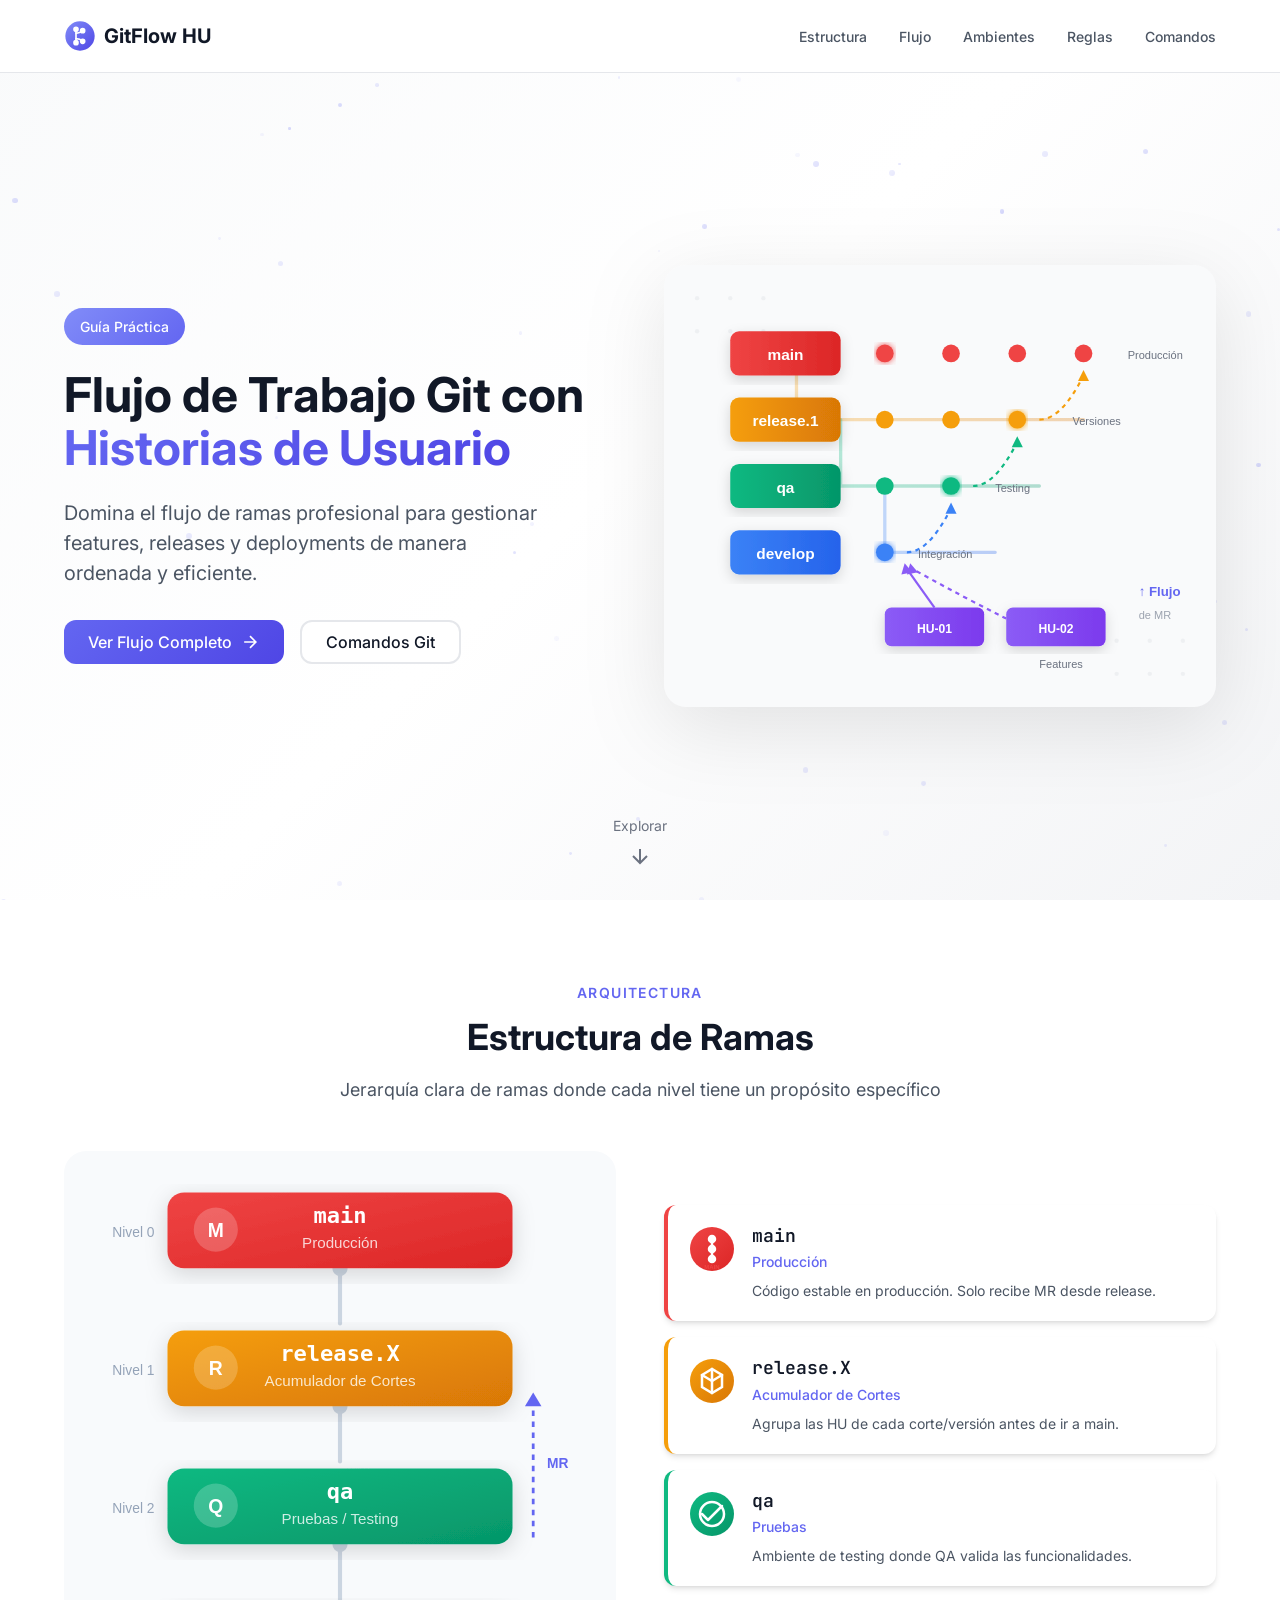
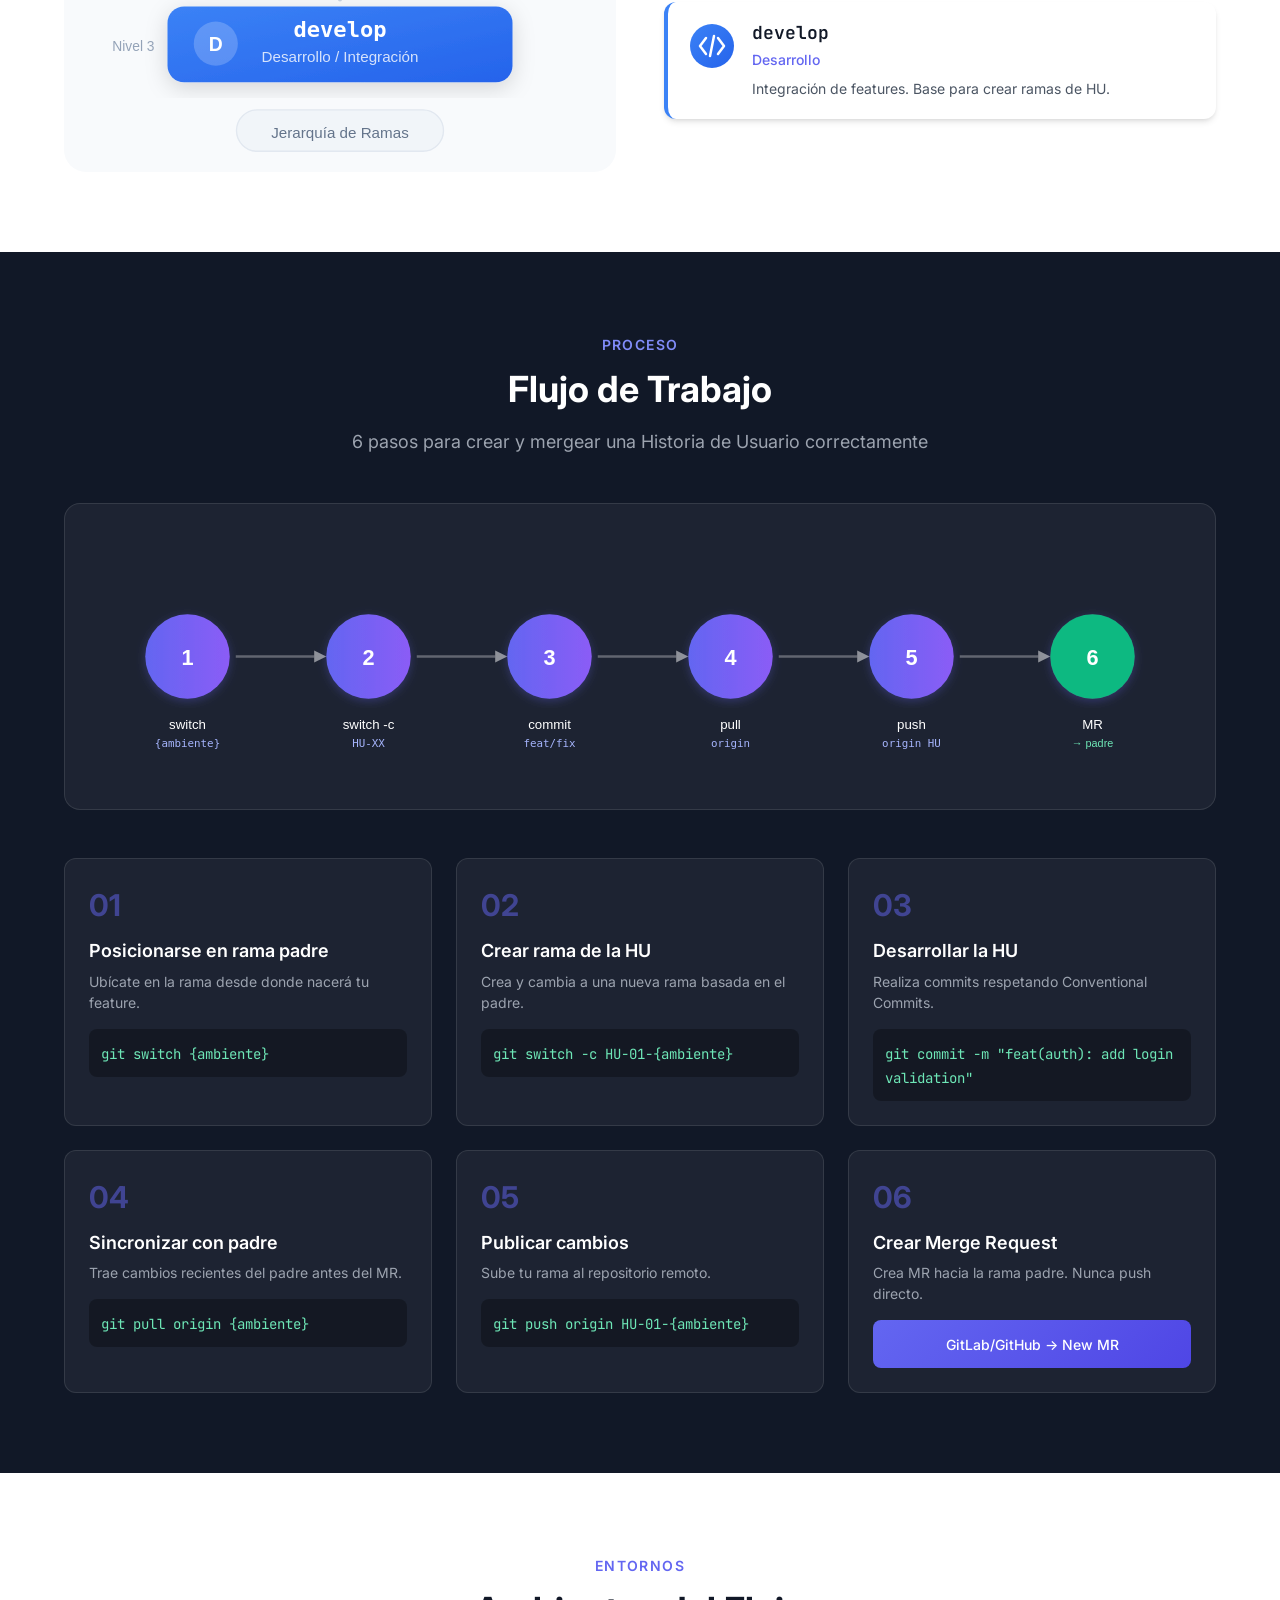
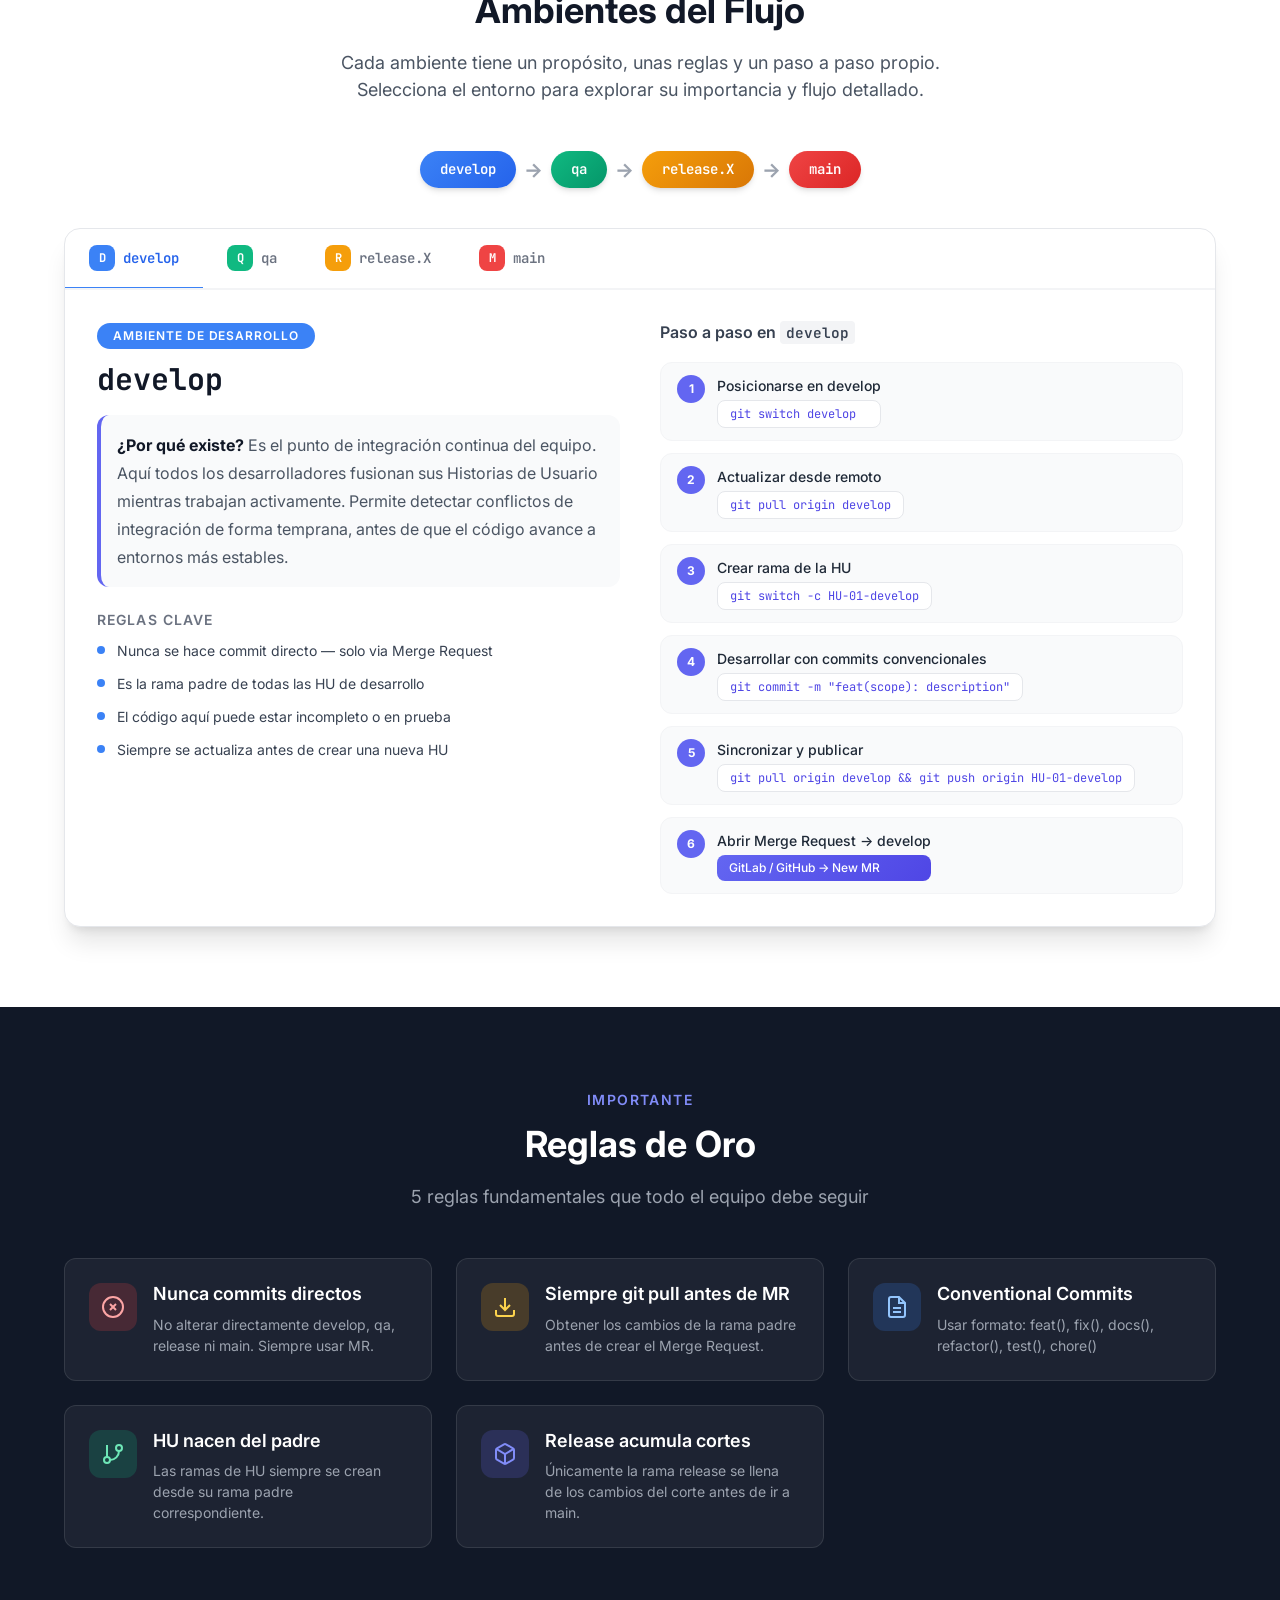
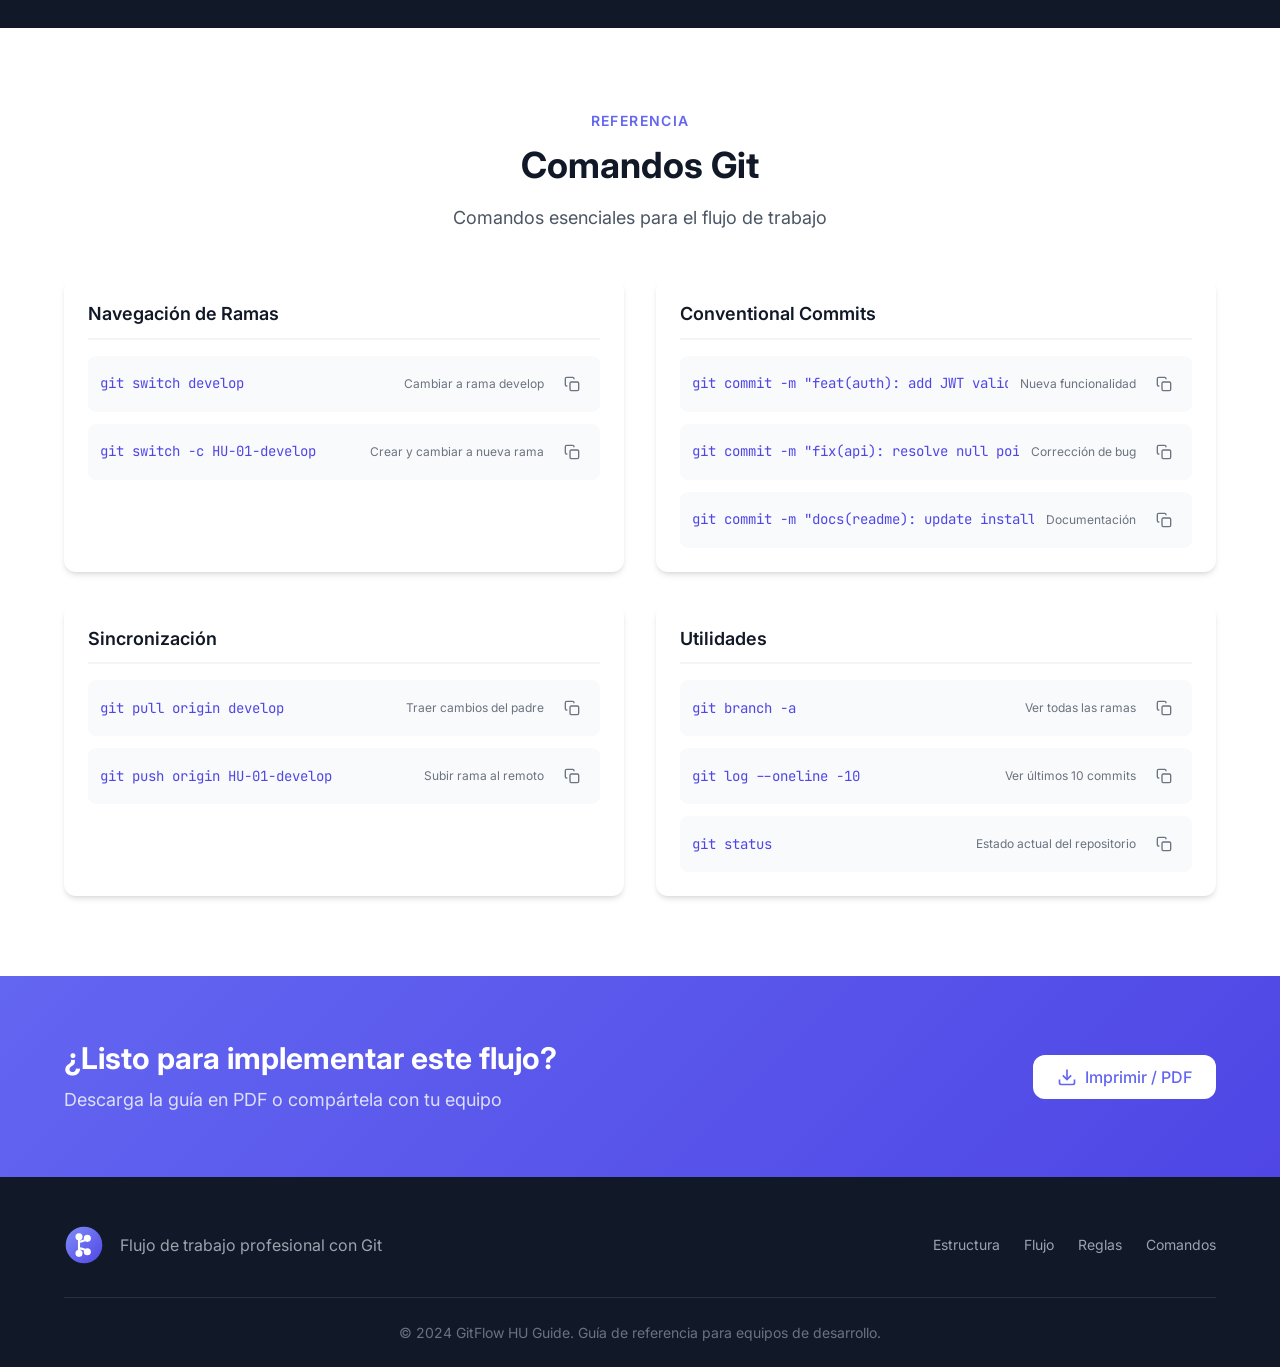
<file: 04-week/01-session/git-flow-landing/index.html>
<!DOCTYPE html>
<html lang="es">
<head>
    <meta charset="UTF-8">
    <meta name="viewport" content="width=device-width, initial-scale=1.0">
    <meta name="description" content="Guía completa del flujo de trabajo Git con Historias de Usuario (HU) - GitFlow para equipos de desarrollo">
    <meta name="keywords" content="Git, GitFlow, Historias de Usuario, HU, Desarrollo, DevOps">
    <title>GitFlow HU | Flujo de Trabajo con Historias de Usuario</title>
    <link rel="stylesheet" href="css/variables.css">
    <link rel="stylesheet" href="css/reset.css">
    <link rel="stylesheet" href="css/styles.css">
    <link rel="stylesheet" href="css/components.css">
    <link rel="stylesheet" href="css/responsive.css">
    <link rel="preconnect" href="https://fonts.googleapis.com">
    <link rel="preconnect" href="https://fonts.gstatic.com" crossorigin>
    <link href="https://fonts.googleapis.com/css2?family=Inter:wght@400;500;600;700&family=JetBrains+Mono:wght@400;500&display=swap" rel="stylesheet">
</head>
<body>
    <!-- Header -->
    <header class="header" id="header">
        <nav class="nav container">
            <a href="#" class="nav__logo">
                <img src="assets/svg/logo.svg" alt="GitFlow HU Logo" class="nav__logo-img">
                <span>GitFlow HU</span>
            </a>
            <ul class="nav__menu" id="nav-menu">
                <li class="nav__item"><a href="#estructura" class="nav__link">Estructura</a></li>
                <li class="nav__item"><a href="#flujo" class="nav__link">Flujo</a></li>
                <li class="nav__item"><a href="#ambientes" class="nav__link">Ambientes</a></li>
                <li class="nav__item"><a href="#reglas" class="nav__link">Reglas</a></li>
                <li class="nav__item"><a href="#comandos" class="nav__link">Comandos</a></li>
            </ul>
            <button class="nav__toggle" id="nav-toggle" aria-label="Abrir menú">
                <span></span>
                <span></span>
                <span></span>
            </button>
        </nav>
    </header>

    <main>
        <!-- Hero Section -->
        <section class="hero">
            <div class="hero__background">
                <div class="hero__particles" id="particles"></div>
            </div>
            <div class="container hero__container">
                <div class="hero__content">
                    <span class="hero__badge">Guía Práctica</span>
                    <h1 class="hero__title">
                        Flujo de Trabajo Git con
                        <span class="hero__title--highlight">Historias de Usuario</span>
                    </h1>
                    <p class="hero__description">
                        Domina el flujo de ramas profesional para gestionar features, 
                        releases y deployments de manera ordenada y eficiente.
                    </p>
                    <div class="hero__actions">
                        <a href="#flujo" class="btn btn--primary">
                            <span>Ver Flujo Completo</span>
                            <svg width="20" height="20" viewBox="0 0 24 24" fill="none" stroke="currentColor" stroke-width="2">
                                <path d="M5 12h14M12 5l7 7-7 7"/>
                            </svg>
                        </a>
                        <a href="#comandos" class="btn btn--secondary">Comandos Git</a>
                    </div>
                </div>
                <div class="hero__visual">
                    <img src="assets/svg/hero-branch.svg" alt="Diagrama de ramas Git" class="hero__diagram">
                </div>
            </div>
            <div class="hero__scroll">
                <a href="#estructura" class="scroll-indicator">
                    <span>Explorar</span>
                    <svg width="24" height="24" viewBox="0 0 24 24" fill="none" stroke="currentColor" stroke-width="2">
                        <path d="M12 5v14M5 12l7 7 7-7"/>
                    </svg>
                </a>
            </div>
        </section>

        <!-- Estructura de Ramas -->
        <section class="section" id="estructura">
            <div class="container">
                <header class="section__header">
                    <span class="section__label">Arquitectura</span>
                    <h2 class="section__title">Estructura de Ramas</h2>
                    <p class="section__description">
                        Jerarquía clara de ramas donde cada nivel tiene un propósito específico
                    </p>
                </header>

                <div class="branch-structure">
                    <div class="branch-diagram">
                        <img src="assets/svg/branch-structure.svg" alt="Estructura jerárquica de ramas">
                    </div>
                    
                    <div class="branch-cards">
                        <article class="branch-card branch-card--main">
                            <div class="branch-card__icon">
                                <img src="assets/svg/icon-main.svg" alt="">
                            </div>
                            <div class="branch-card__content">
                                <h3 class="branch-card__title">main</h3>
                                <p class="branch-card__role">Producción</p>
                                <p class="branch-card__desc">Código estable en producción. Solo recibe MR desde release.</p>
                            </div>
                        </article>

                        <article class="branch-card branch-card--release">
                            <div class="branch-card__icon">
                                <img src="assets/svg/icon-release.svg" alt="">
                            </div>
                            <div class="branch-card__content">
                                <h3 class="branch-card__title">release.X</h3>
                                <p class="branch-card__role">Acumulador de Cortes</p>
                                <p class="branch-card__desc">Agrupa las HU de cada corte/versión antes de ir a main.</p>
                            </div>
                        </article>

                        <article class="branch-card branch-card--qa">
                            <div class="branch-card__icon">
                                <img src="assets/svg/icon-qa.svg" alt="">
                            </div>
                            <div class="branch-card__content">
                                <h3 class="branch-card__title">qa</h3>
                                <p class="branch-card__role">Pruebas</p>
                                <p class="branch-card__desc">Ambiente de testing donde QA valida las funcionalidades.</p>
                            </div>
                        </article>

                        <article class="branch-card branch-card--develop">
                            <div class="branch-card__icon">
                                <img src="assets/svg/icon-develop.svg" alt="">
                            </div>
                            <div class="branch-card__content">
                                <h3 class="branch-card__title">develop</h3>
                                <p class="branch-card__role">Desarrollo</p>
                                <p class="branch-card__desc">Integración de features. Base para crear ramas de HU.</p>
                            </div>
                        </article>
                    </div>
                </div>
            </div>
        </section>

        <!-- Flujo de Trabajo -->
        <section class="section section--dark" id="flujo">
            <div class="container">
                <header class="section__header">
                    <span class="section__label">Proceso</span>
                    <h2 class="section__title">Flujo de Trabajo</h2>
                    <p class="section__description">
                        6 pasos para crear y mergear una Historia de Usuario correctamente
                    </p>
                </header>

                <div class="workflow">
                    <div class="workflow__diagram">
                        <img src="assets/svg/workflow-flow.svg" alt="Diagrama de flujo de trabajo">
                    </div>

                    <div class="steps">
                        <article class="step" data-step="1">
                            <div class="step__number">01</div>
                            <div class="step__content">
                                <h3 class="step__title">Posicionarse en rama padre</h3>
                                <p class="step__desc">Ubícate en la rama desde donde nacerá tu feature.</p>
                                <div class="step__code">
                                    <code>git switch {ambiente}</code>
                                </div>
                            </div>
                        </article>

                        <article class="step" data-step="2">
                            <div class="step__number">02</div>
                            <div class="step__content">
                                <h3 class="step__title">Crear rama de la HU</h3>
                                <p class="step__desc">Crea y cambia a una nueva rama basada en el padre.</p>
                                <div class="step__code">
                                    <code>git switch -c HU-01-{ambiente}</code>
                                </div>
                            </div>
                        </article>

                        <article class="step" data-step="3">
                            <div class="step__number">03</div>
                            <div class="step__content">
                                <h3 class="step__title">Desarrollar la HU</h3>
                                <p class="step__desc">Realiza commits respetando Conventional Commits.</p>
                                <div class="step__code">
                                    <code>git commit -m "feat(auth): add login validation"</code>
                                </div>
                            </div>
                        </article>

                        <article class="step" data-step="4">
                            <div class="step__number">04</div>
                            <div class="step__content">
                                <h3 class="step__title">Sincronizar con padre</h3>
                                <p class="step__desc">Trae cambios recientes del padre antes del MR.</p>
                                <div class="step__code">
                                    <code>git pull origin {ambiente}</code>
                                </div>
                            </div>
                        </article>

                        <article class="step" data-step="5">
                            <div class="step__number">05</div>
                            <div class="step__content">
                                <h3 class="step__title">Publicar cambios</h3>
                                <p class="step__desc">Sube tu rama al repositorio remoto.</p>
                                <div class="step__code">
                                    <code>git push origin HU-01-{ambiente}</code>
                                </div>
                            </div>
                        </article>

                        <article class="step" data-step="6">
                            <div class="step__number">06</div>
                            <div class="step__content">
                                <h3 class="step__title">Crear Merge Request</h3>
                                <p class="step__desc">Crea MR hacia la rama padre. Nunca push directo.</p>
                                <div class="step__badge">
                                    <span>GitLab/GitHub → New MR</span>
                                </div>
                            </div>
                        </article>
                    </div>
                </div>
            </div>
        </section>

        <!-- Ambientes -->
        <section class="section" id="ambientes">
            <div class="container">
                <header class="section__header">
                    <span class="section__label">Entornos</span>
                    <h2 class="section__title">Ambientes del Flujo</h2>
                    <p class="section__description">
                        Cada ambiente tiene un propósito, unas reglas y un paso a paso propio.
                        Selecciona el entorno para explorar su importancia y flujo detallado.
                    </p>
                </header>

                <!-- Flujo visual de progresión -->
                <div class="env-pipeline">
                    <div class="env-pipeline__step env-pipeline__step--develop">
                        <span class="env-pipeline__label">develop</span>
                    </div>
                    <div class="env-pipeline__arrow">→</div>
                    <div class="env-pipeline__step env-pipeline__step--qa">
                        <span class="env-pipeline__label">qa</span>
                    </div>
                    <div class="env-pipeline__arrow">→</div>
                    <div class="env-pipeline__step env-pipeline__step--release">
                        <span class="env-pipeline__label">release.X</span>
                    </div>
                    <div class="env-pipeline__arrow">→</div>
                    <div class="env-pipeline__step env-pipeline__step--main">
                        <span class="env-pipeline__label">main</span>
                    </div>
                </div>

                <!-- Tabs de ambientes -->
                <div class="env-tabs">
                    <!-- Tab buttons -->
                    <div class="env-tabs__nav" role="tablist">
                        <button class="env-tabs__btn env-tabs__btn--develop active"
                                role="tab" aria-selected="true"
                                aria-controls="tab-develop" data-tab="develop">
                            <span class="env-tabs__btn-icon">D</span>
                            <span>develop</span>
                        </button>
                        <button class="env-tabs__btn env-tabs__btn--qa"
                                role="tab" aria-selected="false"
                                aria-controls="tab-qa" data-tab="qa">
                            <span class="env-tabs__btn-icon">Q</span>
                            <span>qa</span>
                        </button>
                        <button class="env-tabs__btn env-tabs__btn--release"
                                role="tab" aria-selected="false"
                                aria-controls="tab-release" data-tab="release">
                            <span class="env-tabs__btn-icon">R</span>
                            <span>release.X</span>
                        </button>
                        <button class="env-tabs__btn env-tabs__btn--main"
                                role="tab" aria-selected="false"
                                aria-controls="tab-main" data-tab="main">
                            <span class="env-tabs__btn-icon">M</span>
                            <span>main</span>
                        </button>
                    </div>

                    <!-- Tab panels -->
                    <div class="env-tabs__content">

                        <!-- DEVELOP -->
                        <div class="env-panel active" id="tab-develop" role="tabpanel">
                            <div class="env-panel__layout">
                                <div class="env-panel__info">
                                    <div class="env-panel__badge env-panel__badge--develop">Ambiente de Desarrollo</div>
                                    <h3 class="env-panel__title">develop</h3>
                                    <p class="env-panel__why">
                                        <strong>¿Por qué existe?</strong> Es el punto de integración continua del equipo.
                                        Aquí todos los desarrolladores fusionan sus Historias de Usuario mientras trabajan
                                        activamente. Permite detectar conflictos de integración de forma temprana,
                                        antes de que el código avance a entornos más estables.
                                    </p>
                                    <div class="env-panel__rules">
                                        <h4 class="env-panel__rules-title">Reglas clave</h4>
                                        <ul class="env-panel__rule-list">
                                            <li>
                                                <span class="rule-dot rule-dot--develop"></span>
                                                Nunca se hace commit directo — solo via Merge Request
                                            </li>
                                            <li>
                                                <span class="rule-dot rule-dot--develop"></span>
                                                Es la rama padre de todas las HU de desarrollo
                                            </li>
                                            <li>
                                                <span class="rule-dot rule-dot--develop"></span>
                                                El código aquí puede estar incompleto o en prueba
                                            </li>
                                            <li>
                                                <span class="rule-dot rule-dot--develop"></span>
                                                Siempre se actualiza antes de crear una nueva HU
                                            </li>
                                        </ul>
                                    </div>
                                </div>
                                <div class="env-panel__steps">
                                    <h4 class="env-panel__steps-title">Paso a paso en <code>develop</code></h4>
                                    <ol class="env-steps">
                                        <li class="env-step">
                                            <span class="env-step__num">1</span>
                                            <div class="env-step__body">
                                                <strong>Posicionarse en develop</strong>
                                                <code class="env-step__code">git switch develop</code>
                                            </div>
                                        </li>
                                        <li class="env-step">
                                            <span class="env-step__num">2</span>
                                            <div class="env-step__body">
                                                <strong>Actualizar desde remoto</strong>
                                                <code class="env-step__code">git pull origin develop</code>
                                            </div>
                                        </li>
                                        <li class="env-step">
                                            <span class="env-step__num">3</span>
                                            <div class="env-step__body">
                                                <strong>Crear rama de la HU</strong>
                                                <code class="env-step__code">git switch -c HU-01-develop</code>
                                            </div>
                                        </li>
                                        <li class="env-step">
                                            <span class="env-step__num">4</span>
                                            <div class="env-step__body">
                                                <strong>Desarrollar con commits convencionales</strong>
                                                <code class="env-step__code">git commit -m "feat(scope): description"</code>
                                            </div>
                                        </li>
                                        <li class="env-step">
                                            <span class="env-step__num">5</span>
                                            <div class="env-step__body">
                                                <strong>Sincronizar y publicar</strong>
                                                <code class="env-step__code">git pull origin develop && git push origin HU-01-develop</code>
                                            </div>
                                        </li>
                                        <li class="env-step">
                                            <span class="env-step__num">6</span>
                                            <div class="env-step__body">
                                                <strong>Abrir Merge Request → develop</strong>
                                                <span class="env-step__badge">GitLab / GitHub → New MR</span>
                                            </div>
                                        </li>
                                    </ol>
                                </div>
                            </div>
                        </div>

                        <!-- QA -->
                        <div class="env-panel" id="tab-qa" role="tabpanel">
                            <div class="env-panel__layout">
                                <div class="env-panel__info">
                                    <div class="env-panel__badge env-panel__badge--qa">Ambiente de Pruebas</div>
                                    <h3 class="env-panel__title">qa</h3>
                                    <p class="env-panel__why">
                                        <strong>¿Por qué existe?</strong> QA (Quality Assurance) es el filtro de calidad
                                        antes de producción. Aquí el equipo de pruebas o el propio desarrollador valida
                                        que las funcionalidades cumplan los criterios de aceptación definidos en cada HU.
                                        Un bug encontrado aquí cuesta mucho menos que uno en producción.
                                    </p>
                                    <div class="env-panel__rules">
                                        <h4 class="env-panel__rules-title">Reglas clave</h4>
                                        <ul class="env-panel__rule-list">
                                            <li>
                                                <span class="rule-dot rule-dot--qa"></span>
                                                Solo entra código que ya fue aprobado en develop
                                            </li>
                                            <li>
                                                <span class="rule-dot rule-dot--qa"></span>
                                                Cada HU genera su propia rama: HU-XX-qa
                                            </li>
                                            <li>
                                                <span class="rule-dot rule-dot--qa"></span>
                                                Si falla la validación, se regresa a develop para corregir
                                            </li>
                                            <li>
                                                <span class="rule-dot rule-dot--qa"></span>
                                                Nunca se hace push directo — siempre vía MR
                                            </li>
                                        </ul>
                                    </div>
                                </div>
                                <div class="env-panel__steps">
                                    <h4 class="env-panel__steps-title">Paso a paso en <code>qa</code></h4>
                                    <ol class="env-steps">
                                        <li class="env-step">
                                            <span class="env-step__num">1</span>
                                            <div class="env-step__body">
                                                <strong>Posicionarse en qa</strong>
                                                <code class="env-step__code">git switch qa</code>
                                            </div>
                                        </li>
                                        <li class="env-step">
                                            <span class="env-step__num">2</span>
                                            <div class="env-step__body">
                                                <strong>Actualizar desde remoto</strong>
                                                <code class="env-step__code">git pull origin qa</code>
                                            </div>
                                        </li>
                                        <li class="env-step">
                                            <span class="env-step__num">3</span>
                                            <div class="env-step__body">
                                                <strong>Crear rama de la HU para qa</strong>
                                                <code class="env-step__code">git switch -c HU-01-qa</code>
                                            </div>
                                        </li>
                                        <li class="env-step">
                                            <span class="env-step__num">4</span>
                                            <div class="env-step__body">
                                                <strong>Aplicar ajustes/correcciones de QA</strong>
                                                <code class="env-step__code">git commit -m "fix(scope): resolve qa finding"</code>
                                            </div>
                                        </li>
                                        <li class="env-step">
                                            <span class="env-step__num">5</span>
                                            <div class="env-step__body">
                                                <strong>Sincronizar y publicar</strong>
                                                <code class="env-step__code">git pull origin qa && git push origin HU-01-qa</code>
                                            </div>
                                        </li>
                                        <li class="env-step">
                                            <span class="env-step__num">6</span>
                                            <div class="env-step__body">
                                                <strong>Abrir Merge Request → qa</strong>
                                                <span class="env-step__badge">GitLab / GitHub → New MR</span>
                                            </div>
                                        </li>
                                    </ol>
                                </div>
                            </div>
                        </div>

                        <!-- RELEASE -->
                        <div class="env-panel" id="tab-release" role="tabpanel">
                            <div class="env-panel__layout">
                                <div class="env-panel__info">
                                    <div class="env-panel__badge env-panel__badge--release">Acumulador de Versiones</div>
                                    <h3 class="env-panel__title">release.X</h3>
                                    <p class="env-panel__why">
                                        <strong>¿Por qué existe?</strong> Release actúa como el "empaque final" de un
                                        corte académico o sprint. Agrupa todas las HU que pasaron QA en una versión
                                        coherente y lista para producción. Permite etiquetar versiones (release.1, release.2)
                                        y mantener un historial claro de qué se entregó en cada corte.
                                    </p>
                                    <div class="env-panel__rules">
                                        <h4 class="env-panel__rules-title">Reglas clave</h4>
                                        <ul class="env-panel__rule-list">
                                            <li>
                                                <span class="rule-dot rule-dot--release"></span>
                                                Solo entra código validado en qa
                                            </li>
                                            <li>
                                                <span class="rule-dot rule-dot--release"></span>
                                                Se versiona por corte: release.1, release.2, release.3...
                                            </li>
                                            <li>
                                                <span class="rule-dot rule-dot--release"></span>
                                                Acumula todas las HU del corte antes de ir a main
                                            </li>
                                            <li>
                                                <span class="rule-dot rule-dot--release"></span>
                                                Solo admite hotfixes menores; no features nuevas
                                            </li>
                                        </ul>
                                    </div>
                                </div>
                                <div class="env-panel__steps">
                                    <h4 class="env-panel__steps-title">Paso a paso en <code>release.X</code></h4>
                                    <ol class="env-steps">
                                        <li class="env-step">
                                            <span class="env-step__num">1</span>
                                            <div class="env-step__body">
                                                <strong>Posicionarse en release.X</strong>
                                                <code class="env-step__code">git switch release.1</code>
                                            </div>
                                        </li>
                                        <li class="env-step">
                                            <span class="env-step__num">2</span>
                                            <div class="env-step__body">
                                                <strong>Actualizar desde remoto</strong>
                                                <code class="env-step__code">git pull origin release.1</code>
                                            </div>
                                        </li>
                                        <li class="env-step">
                                            <span class="env-step__num">3</span>
                                            <div class="env-step__body">
                                                <strong>Crear rama de la HU para release</strong>
                                                <code class="env-step__code">git switch -c HU-01-release</code>
                                            </div>
                                        </li>
                                        <li class="env-step">
                                            <span class="env-step__num">4</span>
                                            <div class="env-step__body">
                                                <strong>Commits de estabilización / release notes</strong>
                                                <code class="env-step__code">git commit -m "chore(release): prepare v1.0 changelog"</code>
                                            </div>
                                        </li>
                                        <li class="env-step">
                                            <span class="env-step__num">5</span>
                                            <div class="env-step__body">
                                                <strong>Publicar la rama</strong>
                                                <code class="env-step__code">git push origin HU-01-release</code>
                                            </div>
                                        </li>
                                        <li class="env-step">
                                            <span class="env-step__num">6</span>
                                            <div class="env-step__body">
                                                <strong>MR → release.X (acumula el corte)</strong>
                                                <span class="env-step__badge">Todos los MR del corte → release.X</span>
                                            </div>
                                        </li>
                                    </ol>
                                </div>
                            </div>
                        </div>

                        <!-- MAIN -->
                        <div class="env-panel" id="tab-main" role="tabpanel">
                            <div class="env-panel__layout">
                                <div class="env-panel__info">
                                    <div class="env-panel__badge env-panel__badge--main">Producción</div>
                                    <h3 class="env-panel__title">main</h3>
                                    <p class="env-panel__why">
                                        <strong>¿Por qué existe?</strong> Main es la rama sagrada: representa el
                                        código que está (o estará) en producción real. Todo lo que llega aquí ha
                                        superado develop, QA y release. Un error en main afecta a todos los usuarios;
                                        por eso esta rama es la más protegida y solo recibe MR desde release.
                                    </p>
                                    <div class="env-panel__rules">
                                        <h4 class="env-panel__rules-title">Reglas clave</h4>
                                        <ul class="env-panel__rule-list">
                                            <li>
                                                <span class="rule-dot rule-dot--main"></span>
                                                <strong>Jamás</strong> se hace push o commit directo
                                            </li>
                                            <li>
                                                <span class="rule-dot rule-dot--main"></span>
                                                Solo recibe MR provenientes de release.X
                                            </li>
                                            <li>
                                                <span class="rule-dot rule-dot--main"></span>
                                                Cada MR a main representa un corte/versión completa
                                            </li>
                                            <li>
                                                <span class="rule-dot rule-dot--main"></span>
                                                Se etiqueta con un tag: <code>git tag v1.0</code>
                                            </li>
                                        </ul>
                                    </div>
                                </div>
                                <div class="env-panel__steps">
                                    <h4 class="env-panel__steps-title">Paso a paso para llegar a <code>main</code></h4>
                                    <ol class="env-steps">
                                        <li class="env-step">
                                            <span class="env-step__num">1</span>
                                            <div class="env-step__body">
                                                <strong>Verificar que release.X está completo y probado</strong>
                                                <code class="env-step__code">git log release.1 --oneline</code>
                                            </div>
                                        </li>
                                        <li class="env-step">
                                            <span class="env-step__num">2</span>
                                            <div class="env-step__body">
                                                <strong>Abrir MR: release.X → main</strong>
                                                <span class="env-step__badge">Un solo MR por todo el corte</span>
                                            </div>
                                        </li>
                                        <li class="env-step">
                                            <span class="env-step__num">3</span>
                                            <div class="env-step__body">
                                                <strong>Revisión de código obligatoria (Code Review)</strong>
                                                <span class="env-step__badge">Aprobación del líder técnico</span>
                                            </div>
                                        </li>
                                        <li class="env-step">
                                            <span class="env-step__num">4</span>
                                            <div class="env-step__body">
                                                <strong>Merge a main aprobado</strong>
                                                <code class="env-step__code">Merge commit: release.1 → main</code>
                                            </div>
                                        </li>
                                        <li class="env-step">
                                            <span class="env-step__num">5</span>
                                            <div class="env-step__body">
                                                <strong>Etiquetar la versión</strong>
                                                <code class="env-step__code">git tag v1.0 && git push origin v1.0</code>
                                            </div>
                                        </li>
                                        <li class="env-step">
                                            <span class="env-step__num">6</span>
                                            <div class="env-step__body">
                                                <strong>Despliegue a producción</strong>
                                                <span class="env-step__badge env-step__badge--success">Deploy listo</span>
                                            </div>
                                        </li>
                                    </ol>
                                </div>
                            </div>
                        </div>

                    </div><!-- /env-tabs__content -->
                </div><!-- /env-tabs -->
            </div>
        </section>

        <!-- Reglas -->
        <section class="section section--dark" id="reglas">
            <div class="container">
                <header class="section__header">
                    <span class="section__label">Importante</span>
                    <h2 class="section__title">Reglas de Oro</h2>
                    <p class="section__description">
                        5 reglas fundamentales que todo el equipo debe seguir
                    </p>
                </header>

                <div class="rules">
                    <article class="rule">
                        <div class="rule__icon rule__icon--danger">
                            <svg width="24" height="24" viewBox="0 0 24 24" fill="none" stroke="currentColor" stroke-width="2">
                                <circle cx="12" cy="12" r="10"/>
                                <line x1="15" y1="9" x2="9" y2="15"/>
                                <line x1="9" y1="9" x2="15" y2="15"/>
                            </svg>
                        </div>
                        <div class="rule__content">
                            <h3 class="rule__title">Nunca commits directos</h3>
                            <p class="rule__desc">No alterar directamente develop, qa, release ni main. Siempre usar MR.</p>
                        </div>
                    </article>

                    <article class="rule">
                        <div class="rule__icon rule__icon--warning">
                            <svg width="24" height="24" viewBox="0 0 24 24" fill="none" stroke="currentColor" stroke-width="2">
                                <path d="M21 15v4a2 2 0 01-2 2H5a2 2 0 01-2-2v-4M7 10l5 5 5-5M12 15V3"/>
                            </svg>
                        </div>
                        <div class="rule__content">
                            <h3 class="rule__title">Siempre git pull antes de MR</h3>
                            <p class="rule__desc">Obtener los cambios de la rama padre antes de crear el Merge Request.</p>
                        </div>
                    </article>

                    <article class="rule">
                        <div class="rule__icon rule__icon--info">
                            <svg width="24" height="24" viewBox="0 0 24 24" fill="none" stroke="currentColor" stroke-width="2">
                                <path d="M14 2H6a2 2 0 00-2 2v16a2 2 0 002 2h12a2 2 0 002-2V8z"/>
                                <polyline points="14,2 14,8 20,8"/>
                                <line x1="16" y1="13" x2="8" y2="13"/>
                                <line x1="16" y1="17" x2="8" y2="17"/>
                            </svg>
                        </div>
                        <div class="rule__content">
                            <h3 class="rule__title">Conventional Commits</h3>
                            <p class="rule__desc">Usar formato: feat(), fix(), docs(), refactor(), test(), chore()</p>
                        </div>
                    </article>

                    <article class="rule">
                        <div class="rule__icon rule__icon--success">
                            <svg width="24" height="24" viewBox="0 0 24 24" fill="none" stroke="currentColor" stroke-width="2">
                                <path d="M6 3v12"/>
                                <circle cx="18" cy="6" r="3"/>
                                <circle cx="6" cy="18" r="3"/>
                                <path d="M18 9a9 9 0 01-9 9"/>
                            </svg>
                        </div>
                        <div class="rule__content">
                            <h3 class="rule__title">HU nacen del padre</h3>
                            <p class="rule__desc">Las ramas de HU siempre se crean desde su rama padre correspondiente.</p>
                        </div>
                    </article>

                    <article class="rule">
                        <div class="rule__icon rule__icon--special">
                            <svg width="24" height="24" viewBox="0 0 24 24" fill="none" stroke="currentColor" stroke-width="2">
                                <path d="M21 16V8a2 2 0 00-1-1.73l-7-4a2 2 0 00-2 0l-7 4A2 2 0 003 8v8a2 2 0 001 1.73l7 4a2 2 0 002 0l7-4A2 2 0 0021 16z"/>
                                <polyline points="3.27,6.96 12,12.01 20.73,6.96"/>
                                <line x1="12" y1="22.08" x2="12" y2="12"/>
                            </svg>
                        </div>
                        <div class="rule__content">
                            <h3 class="rule__title">Release acumula cortes</h3>
                            <p class="rule__desc">Únicamente la rama release se llena de los cambios del corte antes de ir a main.</p>
                        </div>
                    </article>
                </div>
            </div>
        </section>

        <!-- Comandos -->
        <section class="section" id="comandos">
            <div class="container">
                <header class="section__header">
                    <span class="section__label">Referencia</span>
                    <h2 class="section__title">Comandos Git</h2>
                    <p class="section__description">
                        Comandos esenciales para el flujo de trabajo
                    </p>
                </header>

                <div class="commands">
                    <div class="command-group">
                        <h3 class="command-group__title">Navegación de Ramas</h3>
                        <div class="command-list">
                            <div class="command">
                                <code class="command__code">git switch develop</code>
                                <span class="command__desc">Cambiar a rama develop</span>
                                <button class="command__copy" data-copy="git switch develop" aria-label="Copiar comando">
                                    <svg width="16" height="16" viewBox="0 0 24 24" fill="none" stroke="currentColor" stroke-width="2">
                                        <rect x="9" y="9" width="13" height="13" rx="2" ry="2"/>
                                        <path d="M5 15H4a2 2 0 01-2-2V4a2 2 0 012-2h9a2 2 0 012 2v1"/>
                                    </svg>
                                </button>
                            </div>
                            <div class="command">
                                <code class="command__code">git switch -c HU-01-develop</code>
                                <span class="command__desc">Crear y cambiar a nueva rama</span>
                                <button class="command__copy" data-copy="git switch -c HU-01-develop" aria-label="Copiar comando">
                                    <svg width="16" height="16" viewBox="0 0 24 24" fill="none" stroke="currentColor" stroke-width="2">
                                        <rect x="9" y="9" width="13" height="13" rx="2" ry="2"/>
                                        <path d="M5 15H4a2 2 0 01-2-2V4a2 2 0 012-2h9a2 2 0 012 2v1"/>
                                    </svg>
                                </button>
                            </div>
                        </div>
                    </div>

                    <div class="command-group">
                        <h3 class="command-group__title">Conventional Commits</h3>
                        <div class="command-list">
                            <div class="command">
                                <code class="command__code">git commit -m "feat(auth): add JWT validation"</code>
                                <span class="command__desc">Nueva funcionalidad</span>
                                <button class="command__copy" data-copy='git commit -m "feat(auth): add JWT validation"' aria-label="Copiar comando">
                                    <svg width="16" height="16" viewBox="0 0 24 24" fill="none" stroke="currentColor" stroke-width="2">
                                        <rect x="9" y="9" width="13" height="13" rx="2" ry="2"/>
                                        <path d="M5 15H4a2 2 0 01-2-2V4a2 2 0 012-2h9a2 2 0 012 2v1"/>
                                    </svg>
                                </button>
                            </div>
                            <div class="command">
                                <code class="command__code">git commit -m "fix(api): resolve null pointer"</code>
                                <span class="command__desc">Corrección de bug</span>
                                <button class="command__copy" data-copy='git commit -m "fix(api): resolve null pointer"' aria-label="Copiar comando">
                                    <svg width="16" height="16" viewBox="0 0 24 24" fill="none" stroke="currentColor" stroke-width="2">
                                        <rect x="9" y="9" width="13" height="13" rx="2" ry="2"/>
                                        <path d="M5 15H4a2 2 0 01-2-2V4a2 2 0 012-2h9a2 2 0 012 2v1"/>
                                    </svg>
                                </button>
                            </div>
                            <div class="command">
                                <code class="command__code">git commit -m "docs(readme): update installation"</code>
                                <span class="command__desc">Documentación</span>
                                <button class="command__copy" data-copy='git commit -m "docs(readme): update installation"' aria-label="Copiar comando">
                                    <svg width="16" height="16" viewBox="0 0 24 24" fill="none" stroke="currentColor" stroke-width="2">
                                        <rect x="9" y="9" width="13" height="13" rx="2" ry="2"/>
                                        <path d="M5 15H4a2 2 0 01-2-2V4a2 2 0 012-2h9a2 2 0 012 2v1"/>
                                    </svg>
                                </button>
                            </div>
                        </div>
                    </div>

                    <div class="command-group">
                        <h3 class="command-group__title">Sincronización</h3>
                        <div class="command-list">
                            <div class="command">
                                <code class="command__code">git pull origin develop</code>
                                <span class="command__desc">Traer cambios del padre</span>
                                <button class="command__copy" data-copy="git pull origin develop" aria-label="Copiar comando">
                                    <svg width="16" height="16" viewBox="0 0 24 24" fill="none" stroke="currentColor" stroke-width="2">
                                        <rect x="9" y="9" width="13" height="13" rx="2" ry="2"/>
                                        <path d="M5 15H4a2 2 0 01-2-2V4a2 2 0 012-2h9a2 2 0 012 2v1"/>
                                    </svg>
                                </button>
                            </div>
                            <div class="command">
                                <code class="command__code">git push origin HU-01-develop</code>
                                <span class="command__desc">Subir rama al remoto</span>
                                <button class="command__copy" data-copy="git push origin HU-01-develop" aria-label="Copiar comando">
                                    <svg width="16" height="16" viewBox="0 0 24 24" fill="none" stroke="currentColor" stroke-width="2">
                                        <rect x="9" y="9" width="13" height="13" rx="2" ry="2"/>
                                        <path d="M5 15H4a2 2 0 01-2-2V4a2 2 0 012-2h9a2 2 0 012 2v1"/>
                                    </svg>
                                </button>
                            </div>
                        </div>
                    </div>

                    <div class="command-group">
                        <h3 class="command-group__title">Utilidades</h3>
                        <div class="command-list">
                            <div class="command">
                                <code class="command__code">git branch -a</code>
                                <span class="command__desc">Ver todas las ramas</span>
                                <button class="command__copy" data-copy="git branch -a" aria-label="Copiar comando">
                                    <svg width="16" height="16" viewBox="0 0 24 24" fill="none" stroke="currentColor" stroke-width="2">
                                        <rect x="9" y="9" width="13" height="13" rx="2" ry="2"/>
                                        <path d="M5 15H4a2 2 0 01-2-2V4a2 2 0 012-2h9a2 2 0 012 2v1"/>
                                    </svg>
                                </button>
                            </div>
                            <div class="command">
                                <code class="command__code">git log --oneline -10</code>
                                <span class="command__desc">Ver últimos 10 commits</span>
                                <button class="command__copy" data-copy="git log --oneline -10" aria-label="Copiar comando">
                                    <svg width="16" height="16" viewBox="0 0 24 24" fill="none" stroke="currentColor" stroke-width="2">
                                        <rect x="9" y="9" width="13" height="13" rx="2" ry="2"/>
                                        <path d="M5 15H4a2 2 0 01-2-2V4a2 2 0 012-2h9a2 2 0 012 2v1"/>
                                    </svg>
                                </button>
                            </div>
                            <div class="command">
                                <code class="command__code">git status</code>
                                <span class="command__desc">Estado actual del repositorio</span>
                                <button class="command__copy" data-copy="git status" aria-label="Copiar comando">
                                    <svg width="16" height="16" viewBox="0 0 24 24" fill="none" stroke="currentColor" stroke-width="2">
                                        <rect x="9" y="9" width="13" height="13" rx="2" ry="2"/>
                                        <path d="M5 15H4a2 2 0 01-2-2V4a2 2 0 012-2h9a2 2 0 012 2v1"/>
                                    </svg>
                                </button>
                            </div>
                        </div>
                    </div>
                </div>
            </div>
        </section>

        <!-- CTA Section -->
        <section class="section section--cta">
            <div class="container">
                <div class="cta">
                    <div class="cta__content">
                        <h2 class="cta__title">¿Listo para implementar este flujo?</h2>
                        <p class="cta__desc">Descarga la guía en PDF o compártela con tu equipo</p>
                    </div>
                    <div class="cta__actions">
                        <button class="btn btn--primary" id="btn-print">
                            <svg width="20" height="20" viewBox="0 0 24 24" fill="none" stroke="currentColor" stroke-width="2">
                                <path d="M21 15v4a2 2 0 01-2 2H5a2 2 0 01-2-2v-4"/>
                                <polyline points="7,10 12,15 17,10"/>
                                <line x1="12" y1="15" x2="12" y2="3"/>
                            </svg>
                            <span>Imprimir / PDF</span>
                        </button>
                    </div>
                </div>
            </div>
        </section>
    </main>

    <!-- Footer -->
    <footer class="footer">
        <div class="container">
            <div class="footer__content">
                <div class="footer__brand">
                    <img src="assets/svg/logo.svg" alt="GitFlow HU" class="footer__logo">
                    <p class="footer__tagline">Flujo de trabajo profesional con Git</p>
                </div>
                <div class="footer__links">
                    <a href="#estructura">Estructura</a>
                    <a href="#flujo">Flujo</a>
                    <a href="#reglas">Reglas</a>
                    <a href="#comandos">Comandos</a>
                </div>
            </div>
            <div class="footer__bottom">
                <p>&copy; 2024 GitFlow HU Guide. Guía de referencia para equipos de desarrollo.</p>
            </div>
        </div>
    </footer>

    <!-- Toast notification -->
    <div class="toast" id="toast">
        <svg width="16" height="16" viewBox="0 0 24 24" fill="none" stroke="currentColor" stroke-width="2">
            <polyline points="20,6 9,17 4,12"/>
        </svg>
        <span>Comando copiado</span>
    </div>

    <!-- Scripts -->
    <script src="js/utils.js"></script>
    <script src="js/navigation.js"></script>
    <script src="js/animations.js"></script>
    <script src="js/environments.js"></script>
    <script src="js/main.js"></script>
</body>
</html>
</file>
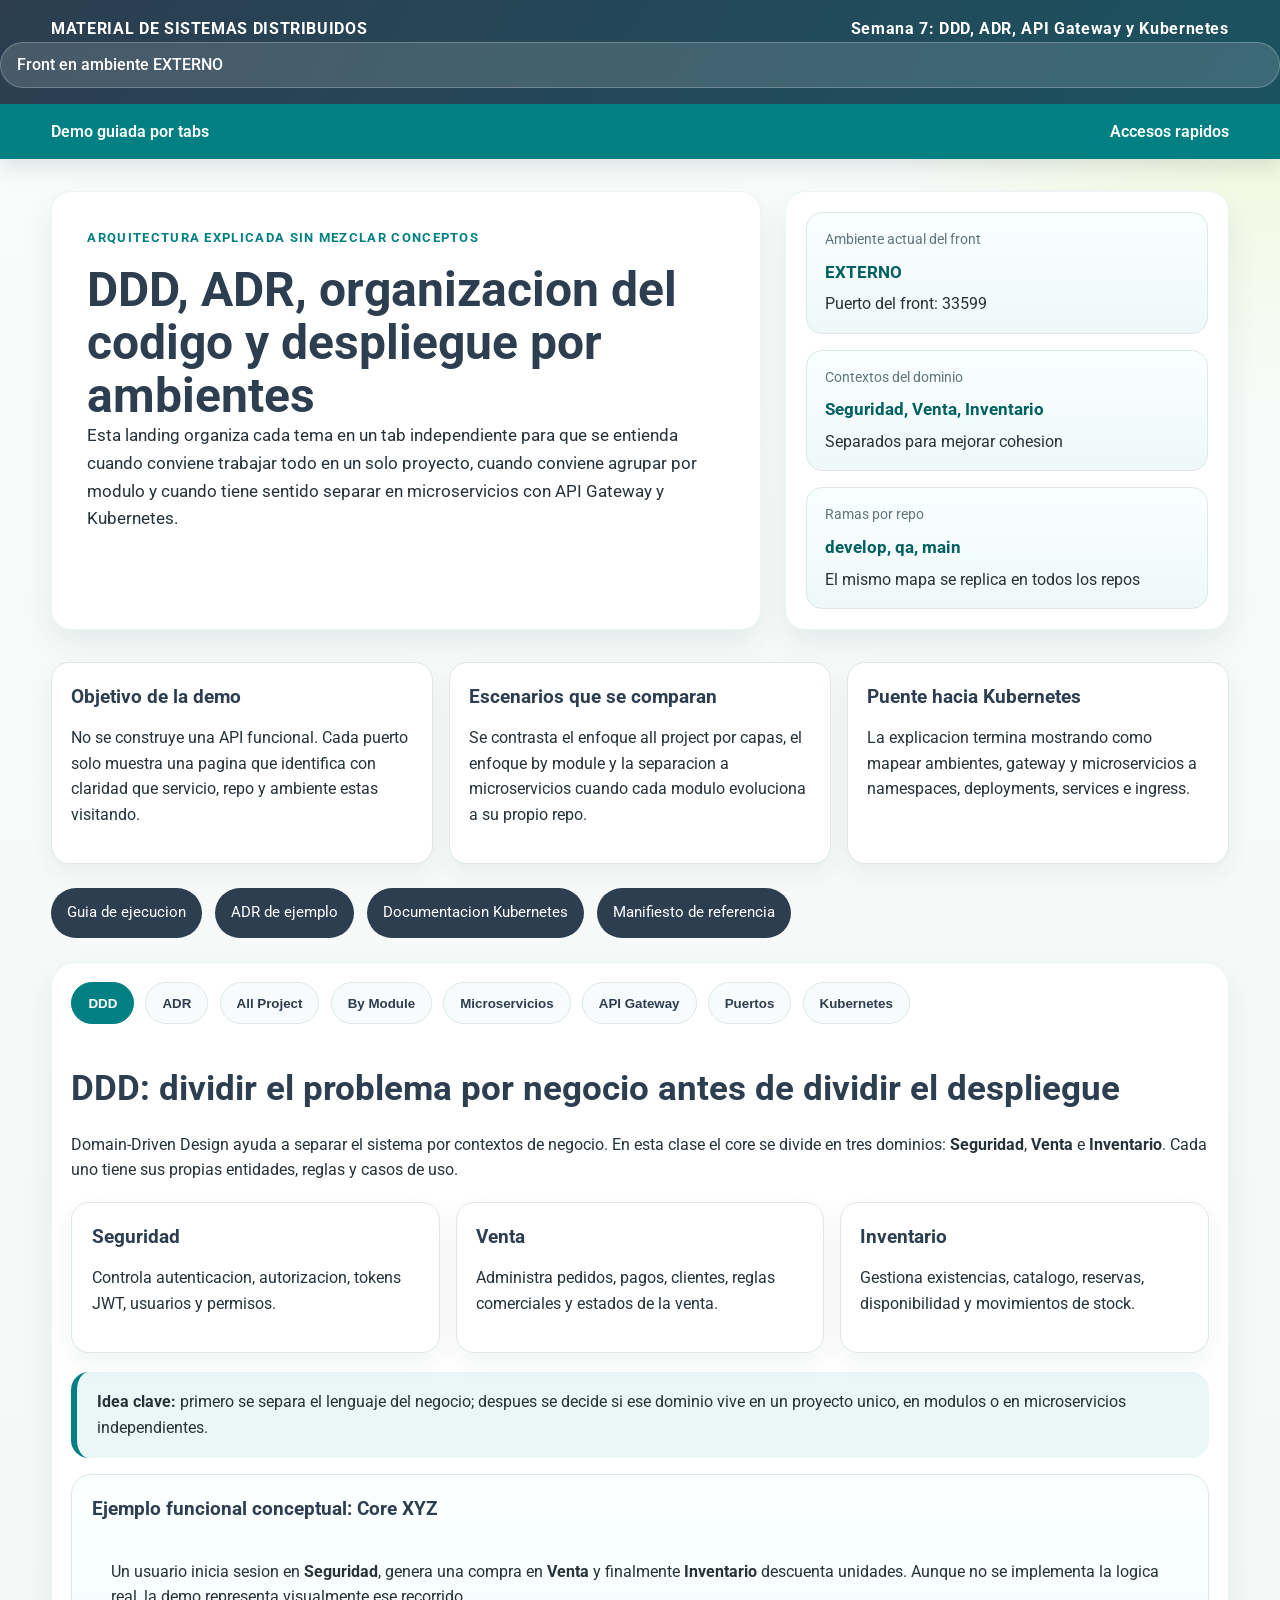
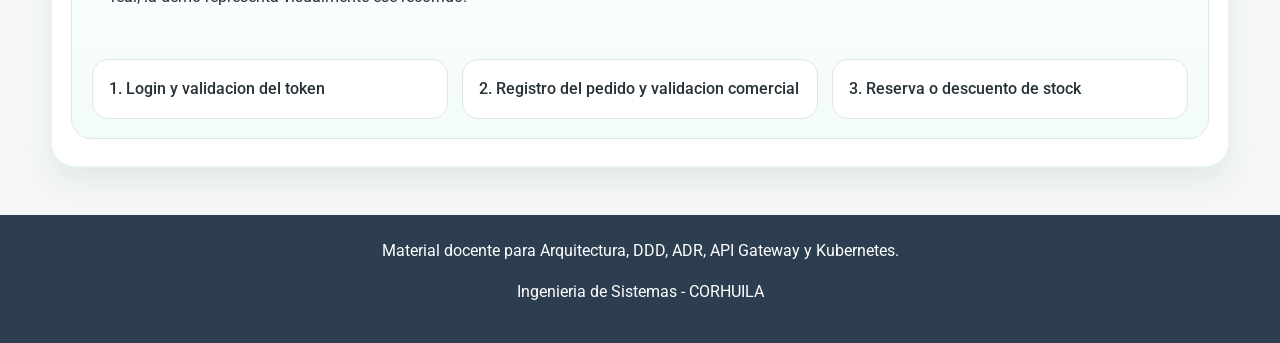
<file: 07-week/02-session/landing/index.html>
<!DOCTYPE html>
<html lang="es">
<head>
    <meta charset="UTF-8">
    <meta name="viewport" content="width=device-width, initial-scale=1.0">
    <title>Semana 7: DDD, ADR y Arquitectura por Escenarios</title>
    <link rel="stylesheet" href="css/style.css">
    <link href="https://fonts.googleapis.com/css2?family=Roboto:wght@300;400;500;700&display=swap" rel="stylesheet">
</head>
<body>
    <header class="main-header">
        <div class="top-bar">
            <div class="container brand-container">
                <span class="brand-name">MATERIAL DE SISTEMAS DISTRIBUIDOS</span><br>
                <span class="brand-name">Semana 7: DDD, ADR, API Gateway y Kubernetes</span>
            </div>
            <div class="environment-badge" id="environmentBadge">Front en modo local</div>
        </div>
        <nav class="main-nav">
            <div class="container nav-shell">
                <a href="#inicio" class="nav-title">Demo guiada por tabs</a>
                <a href="#accesos" class="nav-link">Accesos rapidos</a>
            </div>
        </nav>
    </header>

    <main class="container main-content">
        <section id="inicio" class="hero-section">
            <div class="hero-copy">
                <p class="eyebrow">Arquitectura explicada sin mezclar conceptos</p>
                <h1>DDD, ADR, organizacion del codigo y despliegue por ambientes</h1>
                <p class="lead">
                    Esta landing organiza cada tema en un tab independiente para que se entienda
                    cuando conviene trabajar todo en un solo proyecto, cuando conviene agrupar por modulo
                    y cuando tiene sentido separar en microservicios con API Gateway y Kubernetes.
                </p>
            </div>
            <div class="hero-status">
                <div class="status-card">
                    <span class="status-label">Ambiente actual del front</span>
                    <strong id="currentEnvironment">Detectando...</strong>
                    <span id="currentPort">Puerto no detectado</span>
                </div>
                <div class="status-card">
                    <span class="status-label">Contextos del dominio</span>
                    <strong>Seguridad, Venta, Inventario</strong>
                    <span>Separados para mejorar cohesion</span>
                </div>
                <div class="status-card">
                    <span class="status-label">Ramas por repo</span>
                    <strong>develop, qa, main</strong>
                    <span>El mismo mapa se replica en todos los repos</span>
                </div>
            </div>
        </section>

        <section class="overview-grid">
            <article class="overview-card">
                <h3>Objetivo de la demo</h3>
                <p>
                    No se construye una API funcional. Cada puerto solo muestra una pagina que identifica
                    con claridad que servicio, repo y ambiente estas visitando.
                </p>
            </article>
            <article class="overview-card">
                <h3>Escenarios que se comparan</h3>
                <p>
                    Se contrasta el enfoque all project por capas, el enfoque by module y la separacion
                    a microservicios cuando cada modulo evoluciona a su propio repo.
                </p>
            </article>
            <article class="overview-card">
                <h3>Puente hacia Kubernetes</h3>
                <p>
                    La explicacion termina mostrando como mapear ambientes, gateway y microservicios
                    a namespaces, deployments, services e ingress.
                </p>
            </article>
        </section>

        <section class="resource-strip">
            <a href="README.md" target="_blank" rel="noreferrer">Guia de ejecucion</a>
            <a href="docs/adr/0001-organizacion-del-core.md" target="_blank" rel="noreferrer">ADR de ejemplo</a>
            <a href="k8s/README.md" target="_blank" rel="noreferrer">Documentacion Kubernetes</a>
            <a href="k8s/reference-architecture.yaml" target="_blank" rel="noreferrer">Manifiesto de referencia</a>
        </section>

        <section class="tab-shell">
            <div class="tab-list" role="tablist" aria-label="Temas de arquitectura">
                <button class="tab-button active" role="tab" aria-selected="true" aria-controls="tab-ddd" id="btn-ddd">DDD</button>
                <button class="tab-button" role="tab" aria-selected="false" aria-controls="tab-adr" id="btn-adr">ADR</button>
                <button class="tab-button" role="tab" aria-selected="false" aria-controls="tab-all-project" id="btn-all-project">All Project</button>
                <button class="tab-button" role="tab" aria-selected="false" aria-controls="tab-by-module" id="btn-by-module">By Module</button>
                <button class="tab-button" role="tab" aria-selected="false" aria-controls="tab-micro" id="btn-micro">Microservicios</button>
                <button class="tab-button" role="tab" aria-selected="false" aria-controls="tab-gateway" id="btn-gateway">API Gateway</button>
                <button class="tab-button" role="tab" aria-selected="false" aria-controls="tab-ports" id="btn-ports">Puertos</button>
                <button class="tab-button" role="tab" aria-selected="false" aria-controls="tab-kubernetes" id="btn-kubernetes">Kubernetes</button>
            </div>

            <div class="tab-panels">
                <section class="tab-panel active" id="tab-ddd" role="tabpanel" aria-labelledby="btn-ddd">
                    <h2>DDD: dividir el problema por negocio antes de dividir el despliegue</h2>
                    <p>
                        Domain-Driven Design ayuda a separar el sistema por contextos de negocio. En esta clase
                        el core se divide en tres dominios: <strong>Seguridad</strong>, <strong>Venta</strong> e
                        <strong>Inventario</strong>. Cada uno tiene sus propias entidades, reglas y casos de uso.
                    </p>
                    <div class="concept-grid">
                        <article class="concept-card">
                            <h3>Seguridad</h3>
                            <p>Controla autenticacion, autorizacion, tokens JWT, usuarios y permisos.</p>
                        </article>
                        <article class="concept-card">
                            <h3>Venta</h3>
                            <p>Administra pedidos, pagos, clientes, reglas comerciales y estados de la venta.</p>
                        </article>
                        <article class="concept-card">
                            <h3>Inventario</h3>
                            <p>Gestiona existencias, catalogo, reservas, disponibilidad y movimientos de stock.</p>
                        </article>
                    </div>
                    <div class="definition-box">
                        <strong>Idea clave:</strong> primero se separa el lenguaje del negocio; despues se decide si
                        ese dominio vive en un proyecto unico, en modulos o en microservicios independientes.
                    </div>
                    <div class="case-study-section">
                        <div class="case-header">
                            <h3>Ejemplo funcional conceptual: Core XYZ</h3>
                        </div>
                        <div class="scenario-box">
                            <p>
                                Un usuario inicia sesion en <strong>Seguridad</strong>, genera una compra en
                                <strong>Venta</strong> y finalmente <strong>Inventario</strong> descuenta unidades.
                                Aunque no se implementa la logica real, la demo representa visualmente ese recorrido.
                            </p>
                        </div>
                        <div class="flow-steps">
                            <div class="flow-step">1. Login y validacion del token</div>
                            <div class="flow-step">2. Registro del pedido y validacion comercial</div>
                            <div class="flow-step">3. Reserva o descuento de stock</div>
                        </div>
                    </div>
                </section>

                <section class="tab-panel" id="tab-adr" role="tabpanel" aria-labelledby="btn-adr" hidden>
                    <h2>ADR: documentar por que se tomo una decision de arquitectura</h2>
                    <p>
                        Un ADR (Architecture Decision Record) no describe todo el proyecto; solo captura una decision
                        importante, el contexto, las opciones consideradas y las consecuencias.
                    </p>
                    <div class="comparison-cards">
                        <article class="comparison-card">
                            <h4>Cuando escribir un ADR</h4>
                            <ul>
                                <li>Cuando se cambia la estructura del codigo.</li>
                                <li>Cuando se decide separar un modulo a otro repo.</li>
                                <li>Cuando se introduce API Gateway, Kubernetes o nuevas politicas por ambiente.</li>
                            </ul>
                        </article>
                        <article class="comparison-card">
                            <h4>Que debe responder</h4>
                            <ul>
                                <li>Cual era el problema.</li>
                                <li>Que opciones existian.</li>
                                <li>Cual opcion se eligio.</li>
                                <li>Que ganamos y que costo aceptamos.</li>
                            </ul>
                        </article>
                    </div>
                    <div class="code-box">
                        <h4>ADR sugerido para esta clase</h4>
                        <pre><code>Decision: organizar primero por modulo dentro del core
Motivo: reducir confusion entre Seguridad, Venta e Inventario
Siguiente paso: separar a microservicios cuando cada modulo lo justifique
Impacto: mejora la cohesion y facilita desplegar por dominio</code></pre>
                    </div>
                    <div class="reflection-box">
                        <h4>Lectura recomendada</h4>
                        <p>
                            En esta demo se incluye un ADR real de ejemplo en
                            <strong>docs/adr/0001-organizacion-del-core.md</strong>.
                        </p>
                    </div>
                </section>

                <section class="tab-panel" id="tab-all-project" role="tabpanel" aria-labelledby="btn-all-project" hidden>
                    <h2>Escenario All Project: una sola base de codigo organizada por capas globales</h2>
                    <p>
                        En este enfoque todo vive en el mismo proyecto. Primero se agrupan las carpetas por
                        responsabilidad tecnica y dentro de cada capa aparecen Seguridad, Venta e Inventario.
                    </p>
                    <div class="code-box">
                        <h4>Estructura representada en el resumen</h4>
                        <pre><code>Entidad/
  Seguridad/
  Venta/
  Inventario/
Repositorio/
  Seguridad/
  Venta/
  Inventario/
Servicio/
  Seguridad/
  Venta/
  Inventario/
Controlador/
  Seguridad/
  Venta/
  Inventario/
Utils/
  validations/
  jwt/</code></pre>
                    </div>
                    <div class="comparison-cards">
                        <article class="comparison-card">
                            <h4>Ventajas</h4>
                            <ul>
                                <li>Es simple de arrancar y de explicar al equipo.</li>
                                <li>Todo esta en un solo repo con ramas develop, qa y main.</li>
                                <li>Facilita reutilizar utilidades globales al inicio del proyecto.</li>
                            </ul>
                        </article>
                        <article class="comparison-card">
                            <h4>Riesgos</h4>
                            <ul>
                                <li>La cohesion del dominio se diluye porque una regla de negocio cruza muchas carpetas.</li>
                                <li>El acoplamiento tecnico crece cuando todos comparten la misma capa global.</li>
                                <li>Escalar a repos separados cuesta mas porque el dominio no esta encapsulado.</li>
                            </ul>
                        </article>
                    </div>
                    <table class="styled-table">
                        <thead>
                            <tr>
                                <th>Criterio</th>
                                <th>Lectura del escenario</th>
                            </tr>
                        </thead>
                        <tbody>
                            <tr>
                                <td>Cohesion</td>
                                <td>Media. El negocio esta repartido entre muchas carpetas tecnicas.</td>
                            </tr>
                            <tr>
                                <td>Acoplamiento</td>
                                <td>Alto. Cambiar Venta puede tocar entidades, servicios y controladores mezclados con otros dominios.</td>
                            </tr>
                            <tr>
                                <td>Escenario ideal</td>
                                <td>Equipos pequenos o proyectos que todavia no necesitan separacion por dominio.</td>
                            </tr>
                        </tbody>
                    </table>
                </section>

                <section class="tab-panel" id="tab-by-module" role="tabpanel" aria-labelledby="btn-by-module" hidden>
                    <h2>Escenario By Module: cada dominio junta sus capas y se vuelve mas entendible</h2>
                    <p>
                        Aqui cambia la prioridad. En vez de pensar primero en entidades o servicios globales,
                        se piensa primero en el modulo de negocio y luego en sus capas internas.
                    </p>
                    <div class="code-box">
                        <h4>Estructura por modulo</h4>
                        <pre><code>Seguridad/
  Entidad/
  Repositorio/
  Servicio/
  Controlador/
  Utils/
    jwt/
Venta/
  Entidad/
  Repositorio/
  Servicio/
  Controlador/
Inventario/
  Entidad/
  Repositorio/
  Servicio/
  Controlador/
Utils/
  validations/</code></pre>
                    </div>
                    <div class="definition-box">
                        <strong>Lectura de arquitectura:</strong> la carpeta cuenta una historia mas clara.
                        Si alguien entra al modulo Venta, encuentra casi todo lo que pertenece a ese dominio.
                    </div>
                    <div class="comparison-cards">
                        <article class="comparison-card">
                            <h4>Por que mejora</h4>
                            <ul>
                                <li>Aumenta la cohesion porque el dominio queda junto.</li>
                                <li>Baja el acoplamiento entre modulos.</li>
                                <li>Hace mas natural convertir un modulo en otro repo.</li>
                            </ul>
                        </article>
                        <article class="comparison-card">
                            <h4>Que se cuida</h4>
                            <ul>
                                <li>Las utilidades compartidas deben quedarse en una zona comun minima.</li>
                                <li>No todo helper merece vivir fuera del modulo.</li>
                                <li>Las validaciones globales deben ser pocas y estables.</li>
                            </ul>
                        </article>
                    </div>
                    <div class="scenario-grid">
                        <article class="scenario-card">
                            <h4>Escenario 1</h4>
                            <p>Seguridad se puede convertir en un nuevo git sin romper el resto del core.</p>
                        </article>
                        <article class="scenario-card">
                            <h4>Escenario 2</h4>
                            <p>Venta evoluciona a otro repo cuando su ciclo de despliegue requiere autonomia.</p>
                        </article>
                        <article class="scenario-card">
                            <h4>Escenario 3</h4>
                            <p>Inventario se independiza cuando necesita tecnologia, equipo o versionado propio.</p>
                        </article>
                    </div>
                </section>

                <section class="tab-panel" id="tab-micro" role="tabpanel" aria-labelledby="btn-micro" hidden>
                    <h2>Separacion a microservicios: cada dominio obtiene repo, runtime y despliegue propio</h2>
                    <p>
                        La demo representa la salida natural desde by module hacia varios repos.
                        Cada repositorio mantiene las ramas <strong>develop</strong>, <strong>qa</strong> y
                        <strong>main</strong>, pero ahora cada dominio se despliega por separado.
                    </p>
                    <div class="micro-grid">
                        <article class="micro-card">
                            <h3>repo: micro-1</h3>
                            <p><strong>Stack:</strong> Spring Boot</p>
                            <p><strong>Dominio:</strong> Seguridad</p>
                        </article>
                        <article class="micro-card">
                            <h3>repo: micro-2</h3>
                            <p><strong>Stack:</strong> Node</p>
                            <p><strong>Dominio:</strong> Venta</p>
                        </article>
                        <article class="micro-card">
                            <h3>repo: micro-3</h3>
                            <p><strong>Stack:</strong> Python</p>
                            <p><strong>Dominio:</strong> Inventario</p>
                        </article>
                        <article class="micro-card">
                            <h3>repo: api-gateway</h3>
                            <p><strong>Rol:</strong> entrada unica</p>
                            <p><strong>Funcion:</strong> enrutar por ambiente</p>
                        </article>
                        <article class="micro-card">
                            <h3>repo: front</h3>
                            <p><strong>Rol:</strong> capa de presentacion</p>
                            <p><strong>Funcion:</strong> explicar y navegar la arquitectura</p>
                        </article>
                        <article class="micro-card">
                            <h3>repo: base-dato</h3>
                            <p><strong>Rol:</strong> persistencia</p>
                            <p><strong>Funcion:</strong> representar el repositorio de datos por ambiente</p>
                        </article>
                    </div>
                    <table class="styled-table">
                        <thead>
                            <tr>
                                <th>Escenario</th>
                                <th>Que gana el equipo</th>
                                <th>Nuevo costo</th>
                            </tr>
                        </thead>
                        <tbody>
                            <tr>
                                <td>Repos separados por dominio</td>
                                <td>Versionado, despliegue y ownership mas claro.</td>
                                <td>Mas coordinacion y mas infraestructura.</td>
                            </tr>
                            <tr>
                                <td>Tecnologias distintas</td>
                                <td>Cada dominio usa el stack que le conviene.</td>
                                <td>Se complica la observabilidad y la operacion.</td>
                            </tr>
                            <tr>
                                <td>Gateway al frente</td>
                                <td>El front no necesita conocer todos los servicios internos.</td>
                                <td>El gateway se vuelve un punto importante de control.</td>
                            </tr>
                        </tbody>
                    </table>
                </section>

                <section class="tab-panel" id="tab-gateway" role="tabpanel" aria-labelledby="btn-gateway" hidden>
                    <h2>API Gateway: una sola puerta de entrada para todos los ambientes</h2>
                    <p>
                        El gateway concentra autenticacion externa, normaliza rutas y dirige las peticiones al microservicio
                        correcto del mismo ambiente. No mezcla main con qa ni dev.
                    </p>
                    <div class="gateway-diagram">
                        <div class="gateway-tier">
                            <div class="gateway-node front-node">
                                <span class="node-title">Front</span>
                                <span class="node-meta">80 | 81 | 82</span>
                            </div>
                            <div class="gateway-arrow">solicitudes</div>
                            <div class="gateway-node gateway-node-main">
                                <span class="node-title">API Gateway</span>
                                <span class="node-meta">8000 | 8001 | 8002</span>
                            </div>
                        </div>
                        <div class="gateway-tier branch-tier">
                            <div class="gateway-node service-node">
                                <span class="node-title">micro-1</span>
                                <span class="node-meta">Seguridad</span>
                                <span class="node-meta">8080 | 8081 | 8082</span>
                            </div>
                            <div class="gateway-node service-node">
                                <span class="node-title">micro-2</span>
                                <span class="node-meta">Venta</span>
                                <span class="node-meta">9000 | 9001 | 9002</span>
                            </div>
                            <div class="gateway-node service-node">
                                <span class="node-title">micro-3</span>
                                <span class="node-meta">Inventario</span>
                                <span class="node-meta">8888 | 8889 | 8890</span>
                            </div>
                        </div>
                        <div class="gateway-tier">
                            <div class="gateway-node db-node">
                                <span class="node-title">base-dato</span>
                                <span class="node-meta">5432 | 5433 | 5434</span>
                            </div>
                        </div>
                    </div>
                    <div class="comparison-cards">
                        <article class="comparison-card">
                            <h4>Lectura visual correcta</h4>
                            <p>
                                Front main debe conversar con gateway main y este con los micros de main.
                                Lo mismo aplica para qa y dev. Cada ambiente es una linea aislada.
                            </p>
                        </article>
                        <article class="comparison-card">
                            <h4>Que se busca enseñar</h4>
                            <p>
                                El gateway no reemplaza a DDD. Solo ordena el acceso. La separacion real
                                del negocio sigue estando en Seguridad, Venta e Inventario.
                            </p>
                        </article>
                    </div>
                </section>

                <section class="tab-panel" id="tab-ports" role="tabpanel" aria-labelledby="btn-ports" hidden>
                    <h2>Mapa de puertos y accesos rapidos</h2>
                    <p>
                        Cada repo mantiene sus tres ambientes. Esta pagina te deja enlaces directos para abrir cada
                        contenedor y verificar visualmente donde estas parado.
                    </p>
                    <table class="styled-table">
                        <thead>
                            <tr>
                                <th>Repo</th>
                                <th>Main</th>
                                <th>QA</th>
                                <th>Dev</th>
                            </tr>
                        </thead>
                        <tbody>
                            <tr><td>front</td><td>80</td><td>81</td><td>82</td></tr>
                            <tr><td>api-gateway</td><td>8000</td><td>8001</td><td>8002</td></tr>
                            <tr><td>micro-1 (Spring Boot)</td><td>8080</td><td>8081</td><td>8082</td></tr>
                            <tr><td>micro-2 (Node)</td><td>9000</td><td>9001</td><td>9002</td></tr>
                            <tr><td>micro-3 (Python)</td><td>8888</td><td>8889</td><td>8890</td></tr>
                            <tr><td>base-dato</td><td>5432</td><td>5433</td><td>5434</td></tr>
                        </tbody>
                    </table>
                    <div id="accesos" class="quick-links-grid"></div>
                    <div class="warning-box">
                        <h4>Nota importante</h4>
                        <p>
                            En esta demo, los puertos 5432, 5433 y 5434 muestran una pagina HTML para representar el repo
                            de base de datos. No ejecutan PostgreSQL real. La idea es pedagogica: visualizar ambientes
                            y ownership de forma inmediata.
                        </p>
                    </div>
                </section>

                <section class="tab-panel" id="tab-kubernetes" role="tabpanel" aria-labelledby="btn-kubernetes" hidden>
                    <h2>Kubernetes: como llevar estos escenarios a un cluster real</h2>
                    <p>
                        Kubernetes no cambia el dominio; cambia la forma de operar. El mapa mas claro para esta clase
                        es separar por namespaces de ambiente y desplegar dentro de cada namespace el front, gateway y
                        microservicios del mismo entorno.
                    </p>
                    <div class="namespace-grid">
                        <article class="namespace-card">
                            <h3>namespace: distribuidos-dev</h3>
                            <p>front-dev, gateway-dev, micro-1-dev, micro-2-dev, micro-3-dev</p>
                        </article>
                        <article class="namespace-card">
                            <h3>namespace: distribuidos-qa</h3>
                            <p>front-qa, gateway-qa, micro-1-qa, micro-2-qa, micro-3-qa</p>
                        </article>
                        <article class="namespace-card">
                            <h3>namespace: distribuidos-main</h3>
                            <p>front-main, gateway-main, micro-1-main, micro-2-main, micro-3-main</p>
                        </article>
                    </div>
                    <div class="comparison-cards">
                        <article class="comparison-card">
                            <h4>Recursos minimos</h4>
                            <ul>
                                <li>Namespace por ambiente.</li>
                                <li>Deployment por servicio.</li>
                                <li>Service ClusterIP para trafico interno.</li>
                                <li>Ingress para exposicion externa.</li>
                                <li>ConfigMap y Secret para configuracion.</li>
                            </ul>
                        </article>
                        <article class="comparison-card">
                            <h4>Buenas practicas</h4>
                            <ul>
                                <li>No mezclar trafico entre ambientes.</li>
                                <li>Versionar manifests o Helm charts por repo.</li>
                                <li>Centralizar observabilidad y logs.</li>
                                <li>Escalar microservicios de forma independiente.</li>
                            </ul>
                        </article>
                    </div>
                    <div class="code-box">
                        <h4>Ejemplo de lectura operacional</h4>
                        <pre><code>Usuario -> Ingress -> front-main
Usuario -> Ingress -> api-gateway-main
api-gateway-main -> Service micro-1-main
api-gateway-main -> Service micro-2-main
api-gateway-main -> Service micro-3-main</code></pre>
                    </div>
                    <div class="reflection-box">
                        <h4>Documentacion adicional</h4>
                        <p>
                            Esta sesion incluye una guia dedicada en <strong>k8s/README.md</strong> y un manifiesto
                            de referencia en <strong>k8s/reference-architecture.yaml</strong>.
                        </p>
                    </div>
                </section>
            </div>
        </section>
    </main>

    <footer class="main-footer">
        <div class="container">
            <p>Material docente para Arquitectura, DDD, ADR, API Gateway y Kubernetes.</p>
            <p>Ingenieria de Sistemas - CORHUILA</p>
        </div>
    </footer>

    <script src="js/script.js"></script>
</body>
</html>
</file>
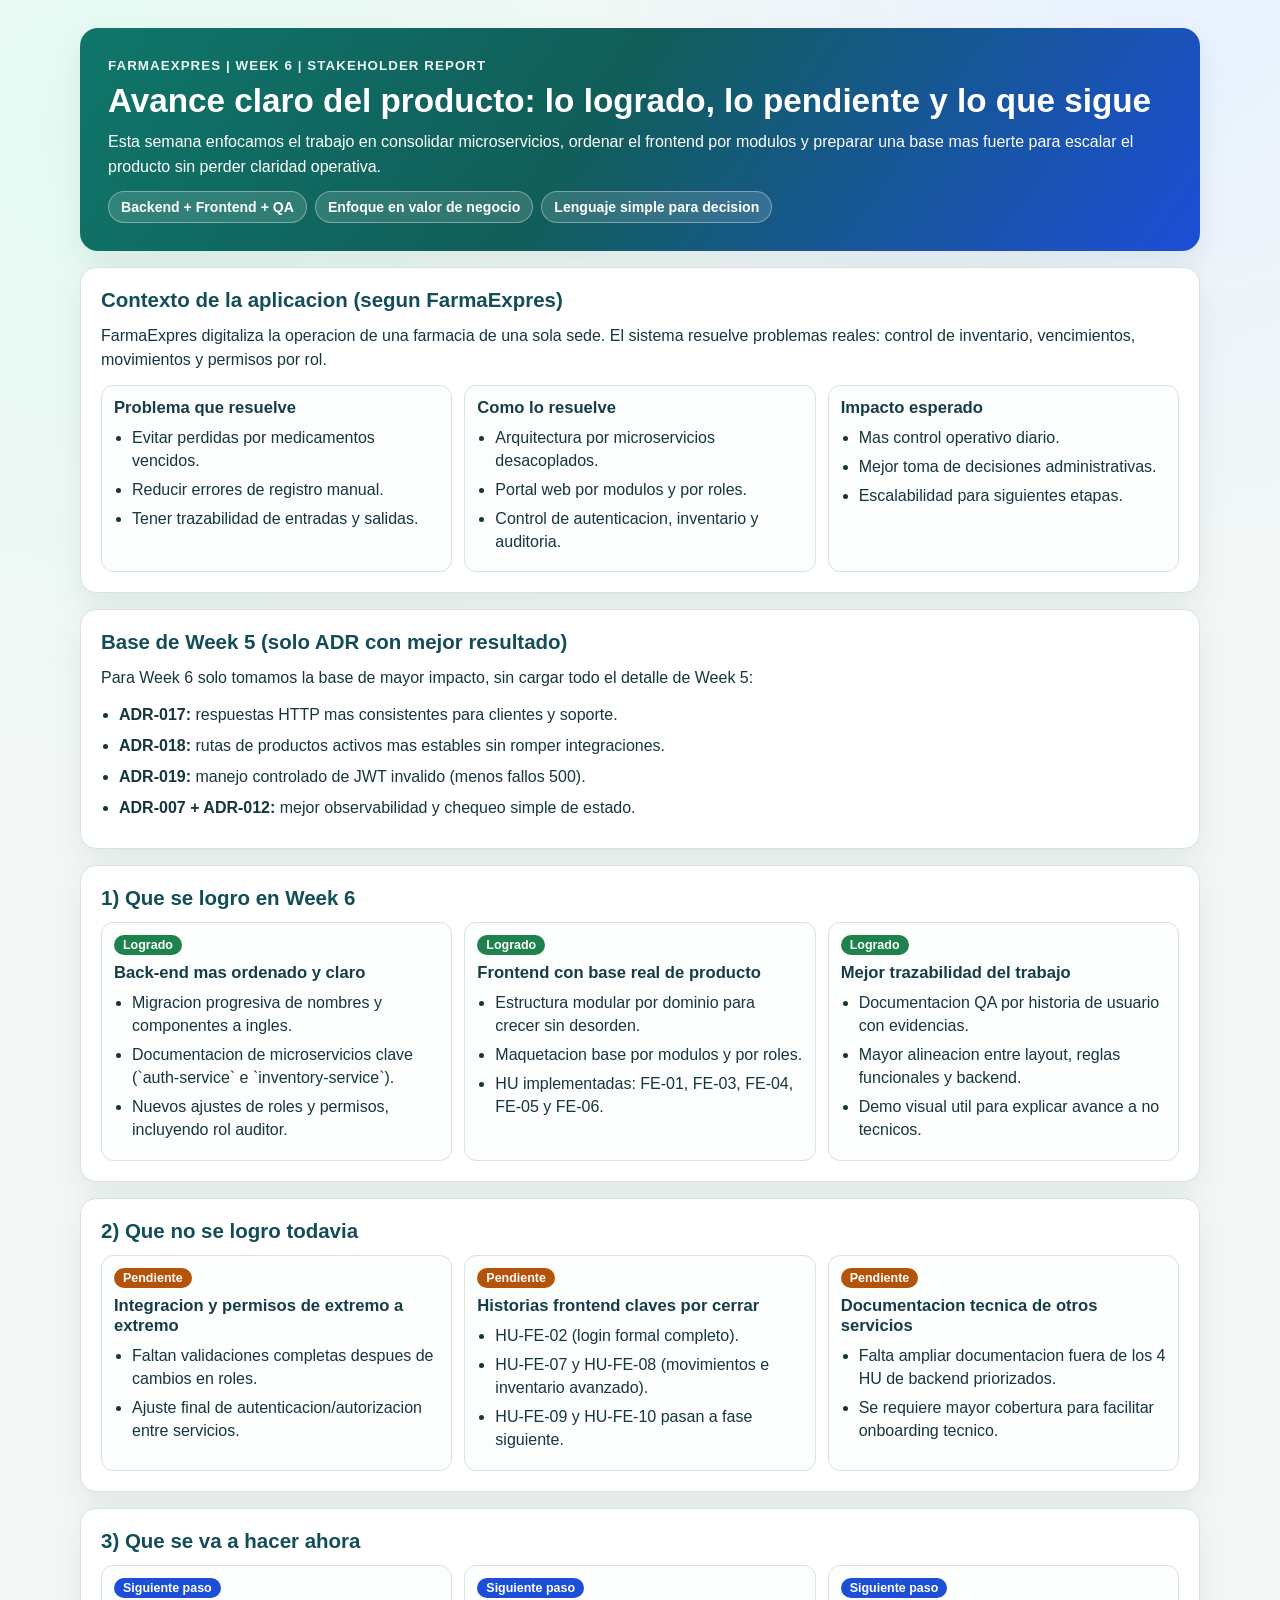
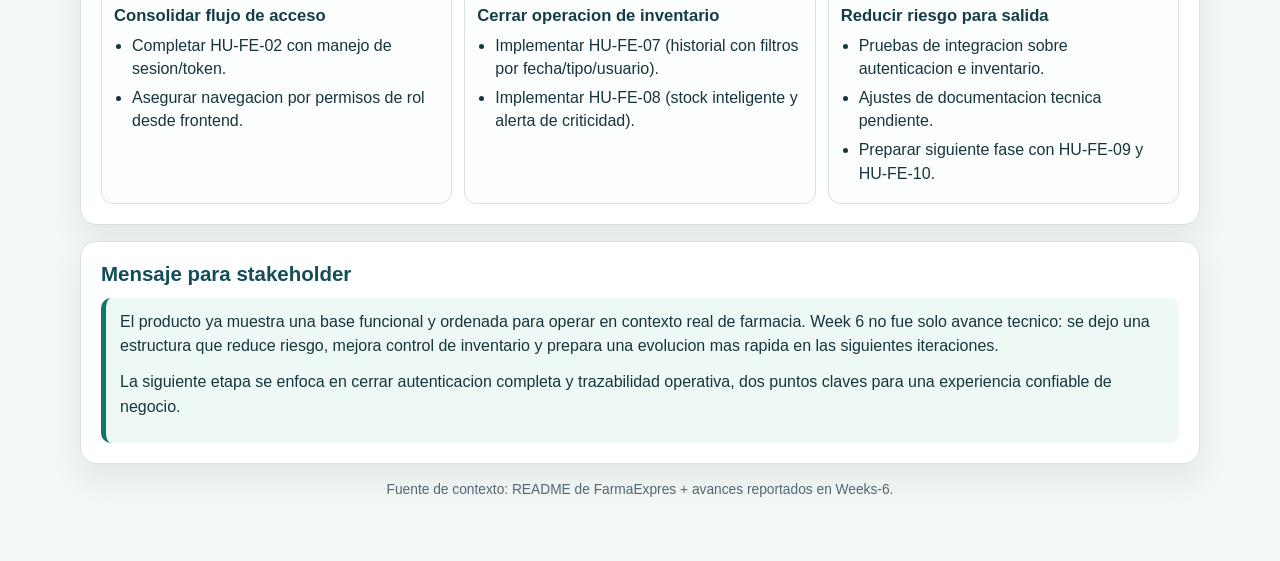
<file: 07-week/Project Farmaexpres/Weeks-7-main/WEEK 7.html>
<!DOCTYPE html>
<html lang="es">
<head>
  <meta charset="UTF-8" />
  <meta name="viewport" content="width=device-width, initial-scale=1.0" />
  <title>FarmaExpres - Week 6 Stakeholder Update</title>
  <style>
    :root {
      --bg: #f3f8f6;
      --paper: #ffffff;
      --ink: #17353d;
      --muted: #4f6870;
      --line: #d7e3df;
      --brand: #0f766a;
      --brand-2: #155e75;
      --ok: #1e824c;
      --risk: #b45309;
      --next: #1d4ed8;
      --shadow: 0 14px 32px rgba(18, 42, 48, 0.08);
    }

    * {
      box-sizing: border-box;
    }

    body {
      margin: 0;
      font-family: "Trebuchet MS", "Segoe UI", sans-serif;
      color: var(--ink);
      background:
        radial-gradient(circle at 8% 6%, #e5faf3 0%, transparent 28%),
        radial-gradient(circle at 92% 0%, #e8f1ff 0%, transparent 24%),
        var(--bg);
    }

    .wrap {
      width: min(1120px, 100% - 28px);
      margin: 28px auto 48px;
      display: grid;
      gap: 16px;
    }

    .hero {
      background: linear-gradient(125deg, #0f766a 0%, #115e59 45%, #1d4ed8 100%);
      color: #ffffff;
      border-radius: 18px;
      padding: 28px;
      box-shadow: var(--shadow);
    }

    .hero small {
      text-transform: uppercase;
      letter-spacing: 0.08em;
      opacity: 0.92;
      font-weight: 700;
    }

    h1 {
      margin: 8px 0 10px;
      font-size: clamp(1.5rem, 2.6vw, 2.2rem);
      line-height: 1.15;
    }

    h2 {
      margin: 0 0 12px;
      font-size: 1.28rem;
      color: #124d58;
    }

    h3 {
      margin: 0 0 8px;
      font-size: 1.04rem;
      color: #153d46;
    }

    p {
      margin: 0 0 12px;
      line-height: 1.52;
    }

    .chips {
      margin-top: 12px;
      display: flex;
      flex-wrap: wrap;
      gap: 8px;
    }

    .chip {
      border-radius: 999px;
      border: 1px solid rgba(255, 255, 255, 0.35);
      background: rgba(255, 255, 255, 0.14);
      padding: 7px 12px;
      font-size: 0.88rem;
      font-weight: 700;
    }

    .section {
      background: var(--paper);
      border: 1px solid var(--line);
      border-radius: 16px;
      padding: 20px;
      box-shadow: var(--shadow);
    }

    .grid {
      display: grid;
      gap: 12px;
      grid-template-columns: repeat(auto-fit, minmax(250px, 1fr));
    }

    .card {
      border: 1px solid var(--line);
      border-radius: 12px;
      padding: 12px;
      background: #fbfefc;
    }

    .badge {
      display: inline-block;
      border-radius: 999px;
      padding: 3px 9px;
      font-size: 0.78rem;
      font-weight: 700;
      margin-bottom: 8px;
      color: #ffffff;
    }

    .ok {
      background: var(--ok);
    }

    .risk {
      background: var(--risk);
    }

    .next {
      background: var(--next);
    }

    ul {
      margin: 8px 0 0 18px;
      padding: 0;
    }

    li {
      margin-bottom: 6px;
      line-height: 1.45;
    }

    .focus li {
      margin-bottom: 8px;
    }

    .value-box {
      border-left: 5px solid #0f766a;
      background: #eef9f5;
      border-radius: 10px;
      padding: 12px 14px;
    }

    .footer {
      font-size: 0.86rem;
      color: var(--muted);
      text-align: center;
    }

    @media (max-width: 640px) {
      .wrap {
        width: min(1120px, 100% - 18px);
        margin-top: 18px;
      }

      .hero,
      .section {
        padding: 16px;
      }
    }
  </style>
</head>
<body>
  <main class="wrap">
    <header class="hero">
      <small>FarmaExpres | Week 6 | Stakeholder Report</small>
      <h1>Avance claro del producto: lo logrado, lo pendiente y lo que sigue</h1>
      <p>
        Esta semana enfocamos el trabajo en consolidar microservicios, ordenar el frontend por modulos
        y preparar una base mas fuerte para escalar el producto sin perder claridad operativa.
      </p>
      <div class="chips">
        <span class="chip">Backend + Frontend + QA</span>
        <span class="chip">Enfoque en valor de negocio</span>
        <span class="chip">Lenguaje simple para decision</span>
      </div>
    </header>

    <section class="section">
      <h2>Contexto de la aplicacion (segun FarmaExpres)</h2>
      <p>
        FarmaExpres digitaliza la operacion de una farmacia de una sola sede.
        El sistema resuelve problemas reales: control de inventario, vencimientos, movimientos y permisos por rol.
      </p>
      <div class="grid">
        <article class="card">
          <h3>Problema que resuelve</h3>
          <ul>
            <li>Evitar perdidas por medicamentos vencidos.</li>
            <li>Reducir errores de registro manual.</li>
            <li>Tener trazabilidad de entradas y salidas.</li>
          </ul>
        </article>
        <article class="card">
          <h3>Como lo resuelve</h3>
          <ul>
            <li>Arquitectura por microservicios desacoplados.</li>
            <li>Portal web por modulos y por roles.</li>
            <li>Control de autenticacion, inventario y auditoria.</li>
          </ul>
        </article>
        <article class="card">
          <h3>Impacto esperado</h3>
          <ul>
            <li>Mas control operativo diario.</li>
            <li>Mejor toma de decisiones administrativas.</li>
            <li>Escalabilidad para siguientes etapas.</li>
          </ul>
        </article>
      </div>
    </section>

    <section class="section">
      <h2>Base de Week 5 (solo ADR con mejor resultado)</h2>
      <p>Para Week 6 solo tomamos la base de mayor impacto, sin cargar todo el detalle de Week 5:</p>
      <ul class="focus">
        <li><strong>ADR-017:</strong> respuestas HTTP mas consistentes para clientes y soporte.</li>
        <li><strong>ADR-018:</strong> rutas de productos activos mas estables sin romper integraciones.</li>
        <li><strong>ADR-019:</strong> manejo controlado de JWT invalido (menos fallos 500).</li>
        <li><strong>ADR-007 + ADR-012:</strong> mejor observabilidad y chequeo simple de estado.</li>
      </ul>
    </section>

    <section class="section">
      <h2>1) Que se logro en Week 6</h2>
      <div class="grid">
        <article class="card">
          <span class="badge ok">Logrado</span>
          <h3>Back-end mas ordenado y claro</h3>
          <ul>
            <li>Migracion progresiva de nombres y componentes a ingles.</li>
            <li>Documentacion de microservicios clave (`auth-service` e `inventory-service`).</li>
            <li>Nuevos ajustes de roles y permisos, incluyendo rol auditor.</li>
          </ul>
        </article>
        <article class="card">
          <span class="badge ok">Logrado</span>
          <h3>Frontend con base real de producto</h3>
          <ul>
            <li>Estructura modular por dominio para crecer sin desorden.</li>
            <li>Maquetacion base por modulos y por roles.</li>
            <li>HU implementadas: FE-01, FE-03, FE-04, FE-05 y FE-06.</li>
          </ul>
        </article>
        <article class="card">
          <span class="badge ok">Logrado</span>
          <h3>Mejor trazabilidad del trabajo</h3>
          <ul>
            <li>Documentacion QA por historia de usuario con evidencias.</li>
            <li>Mayor alineacion entre layout, reglas funcionales y backend.</li>
            <li>Demo visual util para explicar avance a no tecnicos.</li>
          </ul>
        </article>
      </div>
    </section>

    <section class="section">
      <h2>2) Que no se logro todavia</h2>
      <div class="grid">
        <article class="card">
          <span class="badge risk">Pendiente</span>
          <h3>Integracion y permisos de extremo a extremo</h3>
          <ul>
            <li>Faltan validaciones completas despues de cambios en roles.</li>
            <li>Ajuste final de autenticacion/autorizacion entre servicios.</li>
          </ul>
        </article>
        <article class="card">
          <span class="badge risk">Pendiente</span>
          <h3>Historias frontend claves por cerrar</h3>
          <ul>
            <li>HU-FE-02 (login formal completo).</li>
            <li>HU-FE-07 y HU-FE-08 (movimientos e inventario avanzado).</li>
            <li>HU-FE-09 y HU-FE-10 pasan a fase siguiente.</li>
          </ul>
        </article>
        <article class="card">
          <span class="badge risk">Pendiente</span>
          <h3>Documentacion tecnica de otros servicios</h3>
          <ul>
            <li>Falta ampliar documentacion fuera de los 4 HU de backend priorizados.</li>
            <li>Se requiere mayor cobertura para facilitar onboarding tecnico.</li>
          </ul>
        </article>
      </div>
    </section>

    <section class="section">
      <h2>3) Que se va a hacer ahora</h2>
      <div class="grid">
        <article class="card">
          <span class="badge next">Siguiente paso</span>
          <h3>Consolidar flujo de acceso</h3>
          <ul>
            <li>Completar HU-FE-02 con manejo de sesion/token.</li>
            <li>Asegurar navegacion por permisos de rol desde frontend.</li>
          </ul>
        </article>
        <article class="card">
          <span class="badge next">Siguiente paso</span>
          <h3>Cerrar operacion de inventario</h3>
          <ul>
            <li>Implementar HU-FE-07 (historial con filtros por fecha/tipo/usuario).</li>
            <li>Implementar HU-FE-08 (stock inteligente y alerta de criticidad).</li>
          </ul>
        </article>
        <article class="card">
          <span class="badge next">Siguiente paso</span>
          <h3>Reducir riesgo para salida</h3>
          <ul>
            <li>Pruebas de integracion sobre autenticacion e inventario.</li>
            <li>Ajustes de documentacion tecnica pendiente.</li>
            <li>Preparar siguiente fase con HU-FE-09 y HU-FE-10.</li>
          </ul>
        </article>
      </div>
    </section>

    <section class="section">
      <h2>Mensaje para stakeholder</h2>
      <div class="value-box">
        <p>
          El producto ya muestra una base funcional y ordenada para operar en contexto real de farmacia.
          Week 6 no fue solo avance tecnico: se dejo una estructura que reduce riesgo, mejora control de inventario
          y prepara una evolucion mas rapida en las siguientes iteraciones.
        </p>
        <p>
          La siguiente etapa se enfoca en cerrar autenticacion completa y trazabilidad operativa, dos puntos claves
          para una experiencia confiable de negocio.
        </p>
      </div>
    </section>

    <p class="footer">
      Fuente de contexto: README de FarmaExpres + avances reportados en Weeks-6.
    </p>
  </main>
</body>
</html>
</file>
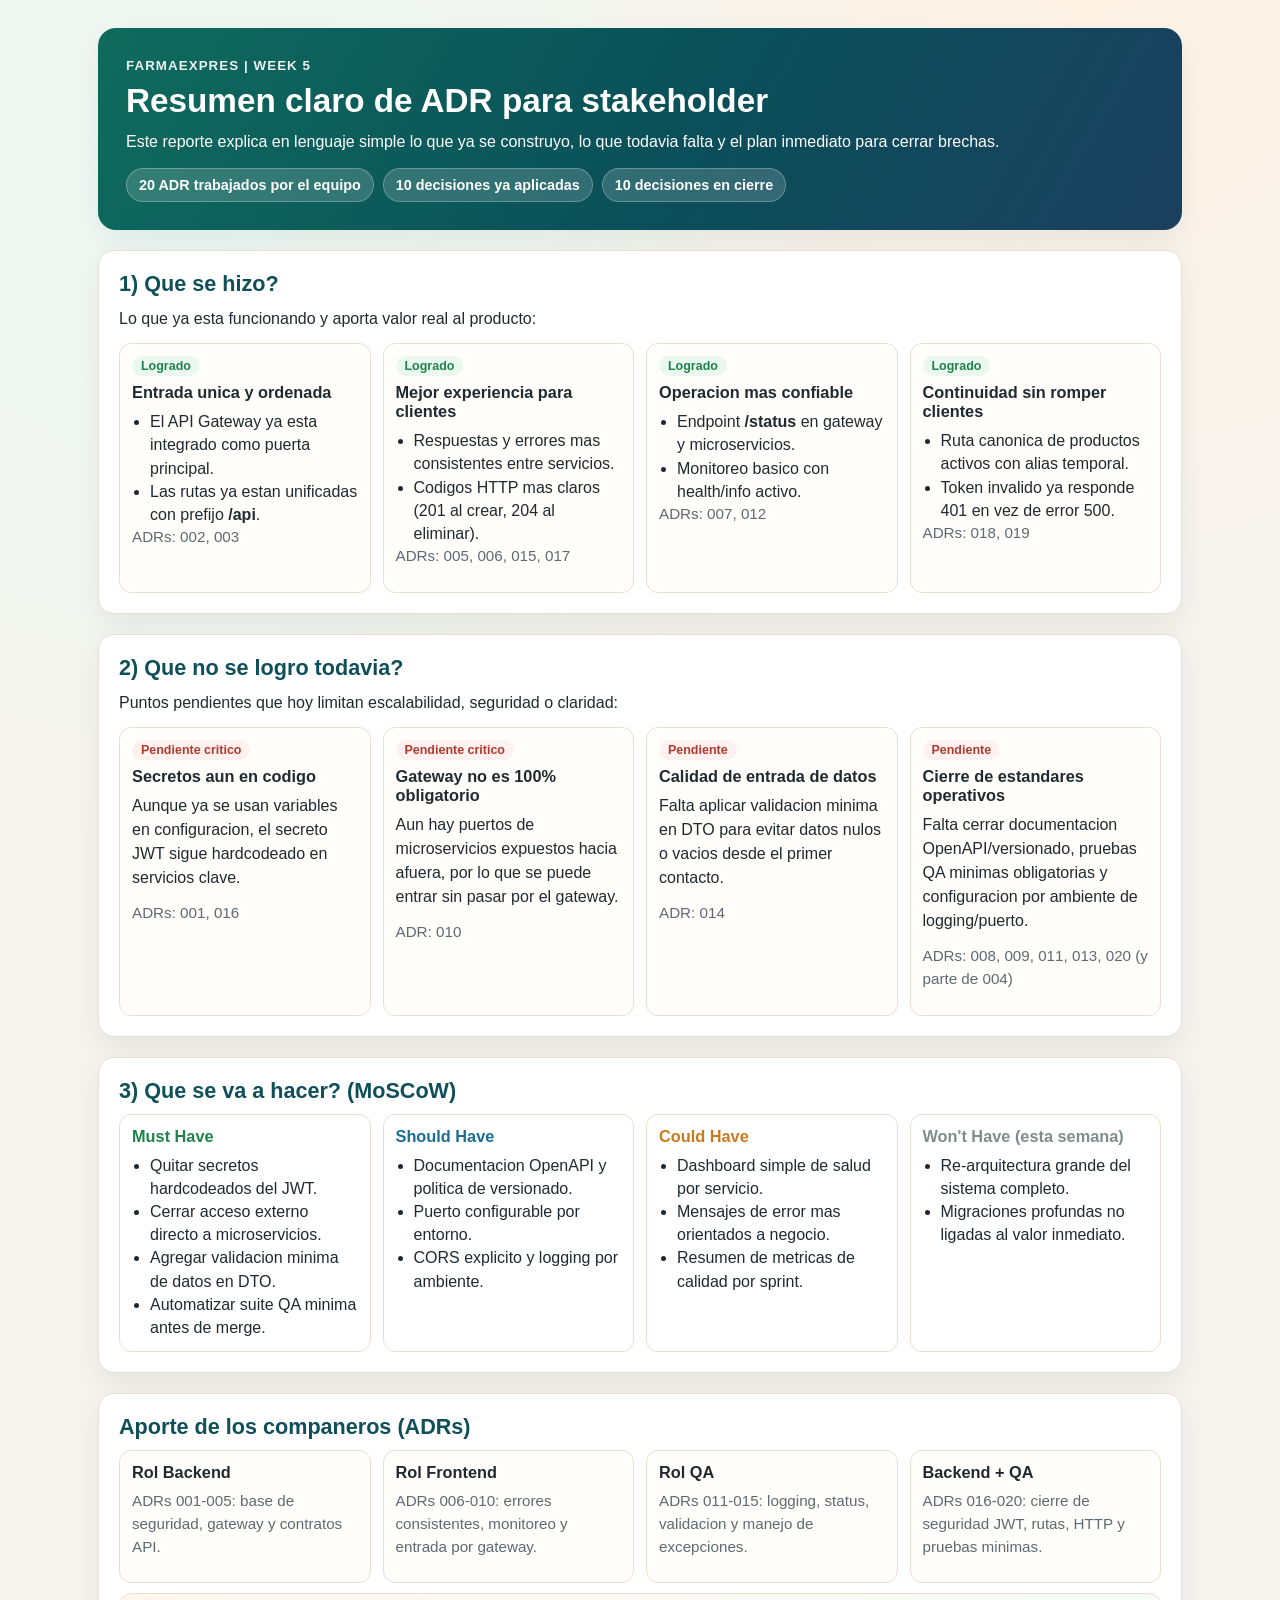
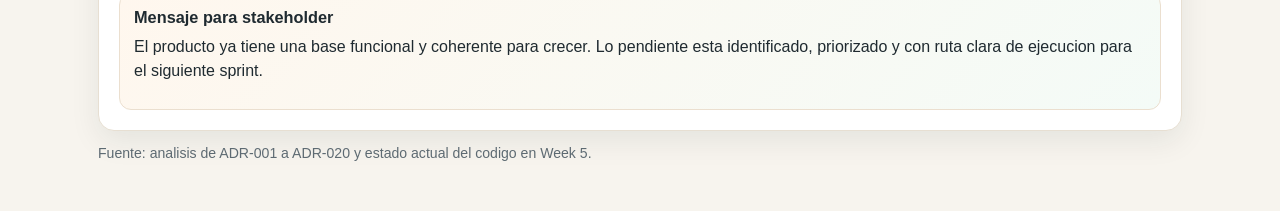
<file: 06-week/03-optional-activity/Project Farmaexpres/Week-6-main/WEEK 6.html>
<!DOCTYPE html>
<html lang="es">
<head>
  <meta charset="UTF-8" />
  <meta name="viewport" content="width=device-width, initial-scale=1.0" />
  <title>FarmaExpres - Resumen ADR Week 5</title>
  <style>
    :root {
      --bg: #f7f4ee;
      --paper: #ffffff;
      --ink: #1f2a30;
      --muted: #5d6a72;
      --line: #e7dfd2;
      --brand: #0f6b5c;
      --warn: #c87b1f;
      --bad: #b03a2e;
      --good: #1e824c;
      --shadow: 0 10px 30px rgba(18, 38, 42, 0.08);
    }

    * {
      box-sizing: border-box;
    }

    body {
      margin: 0;
      font-family: "Trebuchet MS", "Segoe UI", sans-serif;
      color: var(--ink);
      background:
        radial-gradient(circle at 15% 10%, #eef9f5 0%, transparent 35%),
        radial-gradient(circle at 85% 0%, #fff3e6 0%, transparent 28%),
        var(--bg);
    }

    .wrap {
      max-width: 1120px;
      margin: 0 auto;
      padding: 28px 18px 50px;
    }

    .hero {
      background: linear-gradient(120deg, #0f6b5c 0%, #0a4f59 55%, #1b3f5f 100%);
      color: #ffffff;
      border-radius: 18px;
      padding: 28px;
      box-shadow: var(--shadow);
    }

    .hero small {
      letter-spacing: 0.08em;
      text-transform: uppercase;
      opacity: 0.92;
      font-weight: 700;
    }

    h1 {
      margin: 8px 0 10px;
      font-size: clamp(1.5rem, 2.6vw, 2.2rem);
      line-height: 1.15;
    }

    h2 {
      margin: 0 0 10px;
      font-size: 1.35rem;
      color: #0e4f5a;
    }

    h3 {
      margin: 0 0 8px;
      font-size: 1.02rem;
    }

    p {
      margin: 0 0 12px;
      line-height: 1.5;
    }

    .chips {
      display: flex;
      flex-wrap: wrap;
      gap: 9px;
      margin-top: 14px;
    }

    .chip {
      background: rgba(255, 255, 255, 0.16);
      border: 1px solid rgba(255, 255, 255, 0.26);
      border-radius: 999px;
      padding: 8px 12px;
      font-size: 0.9rem;
      font-weight: 700;
    }

    .section {
      margin-top: 20px;
      background: var(--paper);
      border: 1px solid var(--line);
      border-radius: 16px;
      padding: 20px;
      box-shadow: var(--shadow);
    }

    .grid {
      display: grid;
      gap: 12px;
      grid-template-columns: repeat(auto-fit, minmax(240px, 1fr));
    }

    .card {
      border: 1px solid var(--line);
      border-radius: 12px;
      padding: 12px;
      background: #fffefa;
    }

    .status {
      display: inline-block;
      padding: 3px 9px;
      border-radius: 999px;
      font-size: 0.78rem;
      font-weight: 700;
      margin-bottom: 7px;
    }

    .ok {
      background: #eaf8ef;
      color: var(--good);
    }

    .risk {
      background: #fff1ef;
      color: var(--bad);
    }

    ul {
      margin: 0;
      padding-left: 18px;
      line-height: 1.45;
    }

    .moscow {
      display: grid;
      gap: 12px;
      grid-template-columns: repeat(auto-fit, minmax(220px, 1fr));
    }

    .lane {
      border: 1px solid var(--line);
      border-radius: 12px;
      padding: 12px;
      background: #ffffff;
    }

    .lane.must h3 { color: var(--good); }
    .lane.should h3 { color: #1a6e95; }
    .lane.could h3 { color: var(--warn); }
    .lane.wont h3 { color: #7f8c8d; }

    .team {
      font-size: 0.95rem;
      color: var(--muted);
    }

    .cta {
      margin-top: 10px;
      padding: 14px;
      border-radius: 12px;
      background: linear-gradient(135deg, #fff7ee 0%, #f4fbf7 100%);
      border: 1px solid #ebdfcf;
    }

    footer {
      margin-top: 14px;
      color: var(--muted);
      font-size: 0.88rem;
    }
  </style>
</head>
<body>
  <div class="wrap">
    <section class="hero">
      <small>FarmaExpres | Week 5</small>
      <h1>Resumen claro de ADR para stakeholder</h1>
      <p>
        Este reporte explica en lenguaje simple lo que ya se construyo,
        lo que todavia falta y el plan inmediato para cerrar brechas.
      </p>
      <div class="chips">
        <span class="chip">20 ADR trabajados por el equipo</span>
        <span class="chip">10 decisiones ya aplicadas</span>
        <span class="chip">10 decisiones en cierre</span>
      </div>
    </section>

    <section class="section">
      <h2>1) Que se hizo?</h2>
      <p>Lo que ya esta funcionando y aporta valor real al producto:</p>
      <div class="grid">
        <article class="card">
          <span class="status ok">Logrado</span>
          <h3>Entrada unica y ordenada</h3>
          <ul>
            <li>El API Gateway ya esta integrado como puerta principal.</li>
            <li>Las rutas ya estan unificadas con prefijo <strong>/api</strong>.</li>
          </ul>
          <p class="team">ADRs: 002, 003</p>
        </article>

        <article class="card">
          <span class="status ok">Logrado</span>
          <h3>Mejor experiencia para clientes</h3>
          <ul>
            <li>Respuestas y errores mas consistentes entre servicios.</li>
            <li>Codigos HTTP mas claros (201 al crear, 204 al eliminar).</li>
          </ul>
          <p class="team">ADRs: 005, 006, 015, 017</p>
        </article>

        <article class="card">
          <span class="status ok">Logrado</span>
          <h3>Operacion mas confiable</h3>
          <ul>
            <li>Endpoint <strong>/status</strong> en gateway y microservicios.</li>
            <li>Monitoreo basico con health/info activo.</li>
          </ul>
          <p class="team">ADRs: 007, 012</p>
        </article>

        <article class="card">
          <span class="status ok">Logrado</span>
          <h3>Continuidad sin romper clientes</h3>
          <ul>
            <li>Ruta canonica de productos activos con alias temporal.</li>
            <li>Token invalido ya responde 401 en vez de error 500.</li>
          </ul>
          <p class="team">ADRs: 018, 019</p>
        </article>
      </div>
    </section>

    <section class="section">
      <h2>2) Que no se logro todavia?</h2>
      <p>Puntos pendientes que hoy limitan escalabilidad, seguridad o claridad:</p>
      <div class="grid">
        <article class="card">
          <span class="status risk">Pendiente critico</span>
          <h3>Secretos aun en codigo</h3>
          <p>
            Aunque ya se usan variables en configuracion, el secreto JWT sigue
            hardcodeado en servicios clave.
          </p>
          <p class="team">ADRs: 001, 016</p>
        </article>

        <article class="card">
          <span class="status risk">Pendiente critico</span>
          <h3>Gateway no es 100% obligatorio</h3>
          <p>
            Aun hay puertos de microservicios expuestos hacia afuera, por lo que
            se puede entrar sin pasar por el gateway.
          </p>
          <p class="team">ADR: 010</p>
        </article>

        <article class="card">
          <span class="status risk">Pendiente</span>
          <h3>Calidad de entrada de datos</h3>
          <p>
            Falta aplicar validacion minima en DTO para evitar datos nulos o
            vacios desde el primer contacto.
          </p>
          <p class="team">ADR: 014</p>
        </article>

        <article class="card">
          <span class="status risk">Pendiente</span>
          <h3>Cierre de estandares operativos</h3>
          <p>
            Falta cerrar documentacion OpenAPI/versionado, pruebas QA minimas
            obligatorias y configuracion por ambiente de logging/puerto.
          </p>
          <p class="team">ADRs: 008, 009, 011, 013, 020 (y parte de 004)</p>
        </article>
      </div>
    </section>

    <section class="section">
      <h2>3) Que se va a hacer? (MoSCoW)</h2>
      <div class="moscow">
        <article class="lane must">
          <h3>Must Have</h3>
          <ul>
            <li>Quitar secretos hardcodeados del JWT.</li>
            <li>Cerrar acceso externo directo a microservicios.</li>
            <li>Agregar validacion minima de datos en DTO.</li>
            <li>Automatizar suite QA minima antes de merge.</li>
          </ul>
        </article>

        <article class="lane should">
          <h3>Should Have</h3>
          <ul>
            <li>Documentacion OpenAPI y politica de versionado.</li>
            <li>Puerto configurable por entorno.</li>
            <li>CORS explicito y logging por ambiente.</li>
          </ul>
        </article>

        <article class="lane could">
          <h3>Could Have</h3>
          <ul>
            <li>Dashboard simple de salud por servicio.</li>
            <li>Mensajes de error mas orientados a negocio.</li>
            <li>Resumen de metricas de calidad por sprint.</li>
          </ul>
        </article>

        <article class="lane wont">
          <h3>Won't Have (esta semana)</h3>
          <ul>
            <li>Re-arquitectura grande del sistema completo.</li>
            <li>Migraciones profundas no ligadas al valor inmediato.</li>
          </ul>
        </article>
      </div>
    </section>

    <section class="section">
      <h2>Aporte de los companeros (ADRs)</h2>
      <div class="grid">
        <article class="card">
          <h3>Rol Backend</h3>
          <p class="team">ADRs 001-005: base de seguridad, gateway y contratos API.</p>
        </article>
        <article class="card">
          <h3>Rol Frontend</h3>
          <p class="team">ADRs 006-010: errores consistentes, monitoreo y entrada por gateway.</p>
        </article>
        <article class="card">
          <h3>Rol QA</h3>
          <p class="team">ADRs 011-015: logging, status, validacion y manejo de excepciones.</p>
        </article>
        <article class="card">
          <h3>Backend + QA</h3>
          <p class="team">ADRs 016-020: cierre de seguridad JWT, rutas, HTTP y pruebas minimas.</p>
        </article>
      </div>

      <div class="cta">
        <h3>Mensaje para stakeholder</h3>
        <p>
          El producto ya tiene una base funcional y coherente para crecer.
          Lo pendiente esta identificado, priorizado y con ruta clara de ejecucion
          para el siguiente sprint.
        </p>
      </div>
    </section>

    <footer>
      Fuente: analisis de ADR-001 a ADR-020 y estado actual del codigo en Week 5.
    </footer>
  </div>
</body>
</html>
</file>
<file: 04-week/01-session/git-flow-landing/css/variables.css>
/**
 * CSS Variables - Design Tokens
 * Centraliza colores, tipografía, espaciado y efectos
 */

:root {
    /* ========================================
       COLORES - Paleta Principal
       ======================================== */
    
    /* Colores de marca */
    --color-primary: #6366f1;
    --color-primary-light: #818cf8;
    --color-primary-dark: #4f46e5;
    --color-primary-rgb: 99, 102, 241;
    
    /* Colores de ramas Git */
    --color-main: #ef4444;
    --color-main-light: #fca5a5;
    --color-main-dark: #dc2626;
    
    --color-release: #f59e0b;
    --color-release-light: #fcd34d;
    --color-release-dark: #d97706;
    
    --color-qa: #10b981;
    --color-qa-light: #6ee7b7;
    --color-qa-dark: #059669;
    
    --color-develop: #3b82f6;
    --color-develop-light: #93c5fd;
    --color-develop-dark: #2563eb;
    
    /* Colores neutrales */
    --color-white: #ffffff;
    --color-black: #000000;
    
    --color-gray-50: #f9fafb;
    --color-gray-100: #f3f4f6;
    --color-gray-200: #e5e7eb;
    --color-gray-300: #d1d5db;
    --color-gray-400: #9ca3af;
    --color-gray-500: #6b7280;
    --color-gray-600: #4b5563;
    --color-gray-700: #374151;
    --color-gray-800: #1f2937;
    --color-gray-900: #111827;
    --color-gray-950: #030712;
    
    /* Colores semánticos */
    --color-success: #10b981;
    --color-warning: #f59e0b;
    --color-danger: #ef4444;
    --color-info: #3b82f6;
    
    /* ========================================
       TIPOGRAFÍA
       ======================================== */
    
    --font-family-base: 'Inter', -apple-system, BlinkMacSystemFont, 'Segoe UI', Roboto, sans-serif;
    --font-family-mono: 'JetBrains Mono', 'Fira Code', 'Consolas', monospace;
    
    /* Tamaños de fuente */
    --font-size-xs: 0.75rem;      /* 12px */
    --font-size-sm: 0.875rem;     /* 14px */
    --font-size-base: 1rem;       /* 16px */
    --font-size-lg: 1.125rem;     /* 18px */
    --font-size-xl: 1.25rem;      /* 20px */
    --font-size-2xl: 1.5rem;      /* 24px */
    --font-size-3xl: 1.875rem;    /* 30px */
    --font-size-4xl: 2.25rem;     /* 36px */
    --font-size-5xl: 3rem;        /* 48px */
    --font-size-6xl: 3.75rem;     /* 60px */
    
    /* Pesos de fuente */
    --font-weight-regular: 400;
    --font-weight-medium: 500;
    --font-weight-semibold: 600;
    --font-weight-bold: 700;
    
    /* Altura de línea */
    --line-height-tight: 1.25;
    --line-height-base: 1.5;
    --line-height-relaxed: 1.75;
    
    /* ========================================
       ESPACIADO
       ======================================== */
    
    --spacing-0: 0;
    --spacing-1: 0.25rem;   /* 4px */
    --spacing-2: 0.5rem;    /* 8px */
    --spacing-3: 0.75rem;   /* 12px */
    --spacing-4: 1rem;      /* 16px */
    --spacing-5: 1.25rem;   /* 20px */
    --spacing-6: 1.5rem;    /* 24px */
    --spacing-8: 2rem;      /* 32px */
    --spacing-10: 2.5rem;   /* 40px */
    --spacing-12: 3rem;     /* 48px */
    --spacing-16: 4rem;     /* 64px */
    --spacing-20: 5rem;     /* 80px */
    --spacing-24: 6rem;     /* 96px */
    
    /* ========================================
       BORDES Y RADIOS
       ======================================== */
    
    --border-width-thin: 1px;
    --border-width-medium: 2px;
    --border-width-thick: 4px;
    
    --border-radius-sm: 0.25rem;   /* 4px */
    --border-radius-md: 0.5rem;    /* 8px */
    --border-radius-lg: 0.75rem;   /* 12px */
    --border-radius-xl: 1rem;      /* 16px */
    --border-radius-2xl: 1.5rem;   /* 24px */
    --border-radius-full: 9999px;
    
    /* ========================================
       SOMBRAS
       ======================================== */
    
    --shadow-sm: 0 1px 2px 0 rgb(0 0 0 / 0.05);
    --shadow-md: 0 4px 6px -1px rgb(0 0 0 / 0.1), 0 2px 4px -2px rgb(0 0 0 / 0.1);
    --shadow-lg: 0 10px 15px -3px rgb(0 0 0 / 0.1), 0 4px 6px -4px rgb(0 0 0 / 0.1);
    --shadow-xl: 0 20px 25px -5px rgb(0 0 0 / 0.1), 0 8px 10px -6px rgb(0 0 0 / 0.1);
    --shadow-2xl: 0 25px 50px -12px rgb(0 0 0 / 0.25);
    --shadow-inner: inset 0 2px 4px 0 rgb(0 0 0 / 0.05);
    
    /* Sombras con color */
    --shadow-primary: 0 4px 14px 0 rgb(var(--color-primary-rgb) / 0.3);
    --shadow-glow: 0 0 20px rgb(var(--color-primary-rgb) / 0.4);
    
    /* ========================================
       TRANSICIONES
       ======================================== */
    
    --transition-fast: 150ms ease;
    --transition-base: 250ms ease;
    --transition-slow: 350ms ease;
    --transition-slower: 500ms ease;
    
    /* Curvas de animación */
    --ease-in-out: cubic-bezier(0.4, 0, 0.2, 1);
    --ease-out: cubic-bezier(0, 0, 0.2, 1);
    --ease-in: cubic-bezier(0.4, 0, 1, 1);
    --ease-bounce: cubic-bezier(0.34, 1.56, 0.64, 1);
    
    /* ========================================
       Z-INDEX
       ======================================== */
    
    --z-dropdown: 100;
    --z-sticky: 200;
    --z-fixed: 300;
    --z-modal-backdrop: 400;
    --z-modal: 500;
    --z-popover: 600;
    --z-tooltip: 700;
    --z-toast: 800;
    
    /* ========================================
       LAYOUT
       ======================================== */
    
    --container-max: 1200px;
    --container-padding: var(--spacing-6);
    --header-height: 72px;
    
    /* ========================================
       BREAKPOINTS (para referencia en JS)
       ======================================== */
    
    --breakpoint-sm: 640px;
    --breakpoint-md: 768px;
    --breakpoint-lg: 1024px;
    --breakpoint-xl: 1280px;
}

/* Tema oscuro (se puede activar con clase o media query) */
@media (prefers-color-scheme: dark) {
    :root {
        /* Mantener colores claros por defecto */
    }
}

.dark-theme {
    --color-gray-50: #030712;
    --color-gray-100: #111827;
    --color-gray-200: #1f2937;
    --color-gray-300: #374151;
    --color-gray-400: #4b5563;
    --color-gray-500: #6b7280;
    --color-gray-600: #9ca3af;
    --color-gray-700: #d1d5db;
    --color-gray-800: #e5e7eb;
    --color-gray-900: #f3f4f6;
    --color-gray-950: #f9fafb;
}
</file>
<file: 04-week/01-session/git-flow-landing/css/styles.css>
/**
 * Main Styles - Estilos principales del landing page
 */

/* ========================================
   LAYOUT - Contenedor y estructura
   ======================================== */

.container {
    width: 100%;
    max-width: var(--container-max);
    margin: 0 auto;
    padding: 0 var(--container-padding);
}

.section {
    padding: var(--spacing-20) 0;
}

.section--dark {
    background-color: var(--color-gray-900);
    color: var(--color-white);
}

.section--dark .section__label {
    color: var(--color-primary-light);
}

.section--dark .section__description {
    color: var(--color-gray-400);
}

.section__header {
    text-align: center;
    max-width: 640px;
    margin: 0 auto var(--spacing-12);
}

.section__label {
    display: inline-block;
    font-size: var(--font-size-sm);
    font-weight: var(--font-weight-semibold);
    text-transform: uppercase;
    letter-spacing: 0.1em;
    color: var(--color-primary);
    margin-bottom: var(--spacing-3);
}

.section__title {
    font-size: var(--font-size-4xl);
    font-weight: var(--font-weight-bold);
    margin-bottom: var(--spacing-4);
}

.section__description {
    font-size: var(--font-size-lg);
    color: var(--color-gray-600);
}

/* ========================================
   HEADER & NAVIGATION
   ======================================== */

.header {
    position: fixed;
    top: 0;
    left: 0;
    right: 0;
    z-index: var(--z-fixed);
    background-color: rgba(255, 255, 255, 0.9);
    backdrop-filter: blur(10px);
    border-bottom: 1px solid var(--color-gray-200);
    transition: var(--transition-base);
}

.header--scrolled {
    box-shadow: var(--shadow-md);
}

.nav {
    display: flex;
    align-items: center;
    justify-content: space-between;
    height: var(--header-height);
}

.nav__logo {
    display: flex;
    align-items: center;
    gap: var(--spacing-2);
    font-size: var(--font-size-xl);
    font-weight: var(--font-weight-bold);
    color: var(--color-gray-900);
}

.nav__logo-img {
    width: 32px;
    height: 32px;
}

.nav__menu {
    display: flex;
    align-items: center;
    gap: var(--spacing-8);
}

.nav__link {
    font-size: var(--font-size-sm);
    font-weight: var(--font-weight-medium);
    color: var(--color-gray-600);
    transition: color var(--transition-fast);
}

.nav__link:hover {
    color: var(--color-primary);
}

.nav__toggle {
    display: none;
    flex-direction: column;
    gap: 5px;
    padding: var(--spacing-2);
}

.nav__toggle span {
    display: block;
    width: 24px;
    height: 2px;
    background-color: var(--color-gray-900);
    transition: var(--transition-base);
}

/* ========================================
   HERO SECTION
   ======================================== */

.hero {
    position: relative;
    min-height: 100vh;
    display: flex;
    align-items: center;
    padding-top: var(--header-height);
    overflow: hidden;
}

.hero__background {
    position: absolute;
    inset: 0;
    background: linear-gradient(135deg, var(--color-gray-50) 0%, var(--color-white) 50%, var(--color-gray-100) 100%);
    z-index: -1;
}

.hero__particles {
    position: absolute;
    inset: 0;
    opacity: 0.5;
}

.hero__container {
    display: grid;
    grid-template-columns: 1fr 1fr;
    gap: var(--spacing-12);
    align-items: center;
}

.hero__badge {
    display: inline-block;
    padding: var(--spacing-2) var(--spacing-4);
    background: linear-gradient(135deg, var(--color-primary-light), var(--color-primary));
    color: var(--color-white);
    font-size: var(--font-size-sm);
    font-weight: var(--font-weight-medium);
    border-radius: var(--border-radius-full);
    margin-bottom: var(--spacing-6);
}

.hero__title {
    font-size: var(--font-size-5xl);
    font-weight: var(--font-weight-bold);
    line-height: 1.1;
    margin-bottom: var(--spacing-6);
}

.hero__title--highlight {
    background: linear-gradient(135deg, var(--color-primary), var(--color-primary-dark));
    -webkit-background-clip: text;
    -webkit-text-fill-color: transparent;
    background-clip: text;
}

.hero__description {
    font-size: var(--font-size-xl);
    color: var(--color-gray-600);
    margin-bottom: var(--spacing-8);
    max-width: 480px;
}

.hero__actions {
    display: flex;
    gap: var(--spacing-4);
}

.hero__visual {
    display: flex;
    justify-content: center;
    align-items: center;
}

.hero__diagram {
    max-width: 100%;
    height: auto;
    filter: drop-shadow(0 20px 40px rgba(0, 0, 0, 0.1));
}

.hero__scroll {
    position: absolute;
    bottom: var(--spacing-8);
    left: 50%;
    transform: translateX(-50%);
}

.scroll-indicator {
    display: flex;
    flex-direction: column;
    align-items: center;
    gap: var(--spacing-2);
    font-size: var(--font-size-sm);
    color: var(--color-gray-500);
    animation: bounce 2s infinite;
}

@keyframes bounce {
    0%, 20%, 50%, 80%, 100% {
        transform: translateY(0);
    }
    40% {
        transform: translateY(-10px);
    }
    60% {
        transform: translateY(-5px);
    }
}

/* ========================================
   BRANCH STRUCTURE SECTION
   ======================================== */

.branch-structure {
    display: grid;
    grid-template-columns: 1fr 1fr;
    gap: var(--spacing-12);
    align-items: center;
}

.branch-diagram {
    display: flex;
    justify-content: center;
}

.branch-diagram img {
    max-width: 100%;
    height: auto;
}

.branch-cards {
    display: flex;
    flex-direction: column;
    gap: var(--spacing-4);
}

.branch-card {
    display: flex;
    align-items: flex-start;
    gap: var(--spacing-4);
    padding: var(--spacing-5);
    background: var(--color-white);
    border-radius: var(--border-radius-lg);
    border-left: 4px solid;
    box-shadow: var(--shadow-md);
    transition: transform var(--transition-base), box-shadow var(--transition-base);
}

.branch-card:hover {
    transform: translateX(8px);
    box-shadow: var(--shadow-lg);
}

.branch-card--main {
    border-left-color: var(--color-main);
}

.branch-card--release {
    border-left-color: var(--color-release);
}

.branch-card--qa {
    border-left-color: var(--color-qa);
}

.branch-card--develop {
    border-left-color: var(--color-develop);
}

.branch-card__icon {
    flex-shrink: 0;
    width: 48px;
    height: 48px;
}

.branch-card__icon img {
    width: 100%;
    height: 100%;
}

.branch-card__title {
    font-size: var(--font-size-lg);
    font-weight: var(--font-weight-semibold);
    font-family: var(--font-family-mono);
    margin-bottom: var(--spacing-1);
}

.branch-card__role {
    font-size: var(--font-size-sm);
    font-weight: var(--font-weight-medium);
    color: var(--color-primary);
    margin-bottom: var(--spacing-2);
}

.branch-card__desc {
    font-size: var(--font-size-sm);
    color: var(--color-gray-600);
}

/* ========================================
   WORKFLOW SECTION
   ======================================== */

.workflow {
    display: flex;
    flex-direction: column;
    gap: var(--spacing-12);
}

.workflow__diagram {
    display: flex;
    justify-content: center;
    padding: var(--spacing-8);
    background: rgba(255, 255, 255, 0.05);
    border-radius: var(--border-radius-xl);
    border: 1px solid rgba(255, 255, 255, 0.1);
}

.workflow__diagram img {
    max-width: 100%;
    height: auto;
}

.steps {
    display: grid;
    grid-template-columns: repeat(3, 1fr);
    gap: var(--spacing-6);
}

.step {
    position: relative;
    padding: var(--spacing-6);
    background: rgba(255, 255, 255, 0.05);
    border-radius: var(--border-radius-lg);
    border: 1px solid rgba(255, 255, 255, 0.1);
    transition: var(--transition-base);
}

.step:hover {
    background: rgba(255, 255, 255, 0.08);
    border-color: var(--color-primary);
    transform: translateY(-4px);
}

.step__number {
    font-size: var(--font-size-3xl);
    font-weight: var(--font-weight-bold);
    color: var(--color-primary);
    opacity: 0.5;
    margin-bottom: var(--spacing-3);
}

.step__title {
    font-size: var(--font-size-lg);
    font-weight: var(--font-weight-semibold);
    margin-bottom: var(--spacing-2);
}

.step__desc {
    font-size: var(--font-size-sm);
    color: var(--color-gray-400);
    margin-bottom: var(--spacing-4);
}

.step__code {
    padding: var(--spacing-3);
    background: rgba(0, 0, 0, 0.3);
    border-radius: var(--border-radius-md);
    overflow-x: auto;
}

.step__code code {
    font-size: var(--font-size-sm);
    color: var(--color-qa-light);
}

.step__badge {
    padding: var(--spacing-3);
    background: linear-gradient(135deg, var(--color-primary), var(--color-primary-dark));
    border-radius: var(--border-radius-md);
    text-align: center;
}

.step__badge span {
    font-size: var(--font-size-sm);
    font-weight: var(--font-weight-medium);
}

/* ========================================
   ENVIRONMENTS SECTION
   ======================================== */

.environments {
    display: flex;
    flex-direction: column;
    gap: var(--spacing-12);
}

.env-flow {
    display: flex;
    justify-content: center;
    padding: var(--spacing-6);
    background: var(--color-gray-50);
    border-radius: var(--border-radius-xl);
}

.env-flow img {
    max-width: 100%;
    height: auto;
}

.env-grid {
    display: grid;
    grid-template-columns: repeat(4, 1fr);
    gap: var(--spacing-6);
}

.env-card {
    background: var(--color-white);
    border-radius: var(--border-radius-lg);
    overflow: hidden;
    box-shadow: var(--shadow-md);
    transition: var(--transition-base);
}

.env-card:hover {
    transform: translateY(-4px);
    box-shadow: var(--shadow-xl);
}

.env-card--highlight {
    box-shadow: var(--shadow-lg), 0 0 0 2px var(--color-release);
}

.env-card__header {
    display: flex;
    align-items: center;
    gap: var(--spacing-3);
    padding: var(--spacing-4);
    color: var(--color-white);
}

.env-card__header--develop {
    background: linear-gradient(135deg, var(--color-develop), var(--color-develop-dark));
}

.env-card__header--qa {
    background: linear-gradient(135deg, var(--color-qa), var(--color-qa-dark));
}

.env-card__header--release {
    background: linear-gradient(135deg, var(--color-release), var(--color-release-dark));
}

.env-card__header--main {
    background: linear-gradient(135deg, var(--color-main), var(--color-main-dark));
}

.env-card__icon {
    display: flex;
    align-items: center;
    justify-content: center;
    width: 32px;
    height: 32px;
    background: rgba(255, 255, 255, 0.2);
    border-radius: var(--border-radius-md);
    font-weight: var(--font-weight-bold);
}

.env-card__title {
    font-size: var(--font-size-lg);
    font-weight: var(--font-weight-semibold);
    font-family: var(--font-family-mono);
}

.env-card__body {
    padding: var(--spacing-4);
}

.env-card__body p {
    font-size: var(--font-size-sm);
    color: var(--color-gray-600);
    margin-bottom: var(--spacing-3);
}

.env-card__list {
    display: flex;
    flex-direction: column;
    gap: var(--spacing-2);
}

.env-card__list li {
    position: relative;
    padding-left: var(--spacing-4);
    font-size: var(--font-size-sm);
    color: var(--color-gray-700);
}

.env-card__list li::before {
    content: '→';
    position: absolute;
    left: 0;
    color: var(--color-primary);
}

/* ========================================
   RULES SECTION
   ======================================== */

.rules {
    display: grid;
    grid-template-columns: repeat(auto-fit, minmax(300px, 1fr));
    gap: var(--spacing-6);
}

.rule {
    display: flex;
    gap: var(--spacing-4);
    padding: var(--spacing-6);
    background: rgba(255, 255, 255, 0.05);
    border-radius: var(--border-radius-lg);
    border: 1px solid rgba(255, 255, 255, 0.1);
    transition: var(--transition-base);
}

.rule:hover {
    background: rgba(255, 255, 255, 0.08);
    transform: translateX(4px);
}

.rule__icon {
    flex-shrink: 0;
    display: flex;
    align-items: center;
    justify-content: center;
    width: 48px;
    height: 48px;
    border-radius: var(--border-radius-lg);
}

.rule__icon--danger {
    background: rgba(239, 68, 68, 0.2);
    color: var(--color-main-light);
}

.rule__icon--warning {
    background: rgba(245, 158, 11, 0.2);
    color: var(--color-release-light);
}

.rule__icon--info {
    background: rgba(59, 130, 246, 0.2);
    color: var(--color-develop-light);
}

.rule__icon--success {
    background: rgba(16, 185, 129, 0.2);
    color: var(--color-qa-light);
}

.rule__icon--special {
    background: rgba(99, 102, 241, 0.2);
    color: var(--color-primary-light);
}

.rule__title {
    font-size: var(--font-size-lg);
    font-weight: var(--font-weight-semibold);
    margin-bottom: var(--spacing-2);
}

.rule__desc {
    font-size: var(--font-size-sm);
    color: var(--color-gray-400);
}

/* ========================================
   COMMANDS SECTION
   ======================================== */

.commands {
    display: grid;
    grid-template-columns: repeat(2, 1fr);
    gap: var(--spacing-8);
}

.command-group {
    background: var(--color-white);
    border-radius: var(--border-radius-lg);
    padding: var(--spacing-6);
    box-shadow: var(--shadow-md);
}

.command-group__title {
    font-size: var(--font-size-lg);
    font-weight: var(--font-weight-semibold);
    margin-bottom: var(--spacing-4);
    padding-bottom: var(--spacing-3);
    border-bottom: 2px solid var(--color-gray-100);
}

.command-list {
    display: flex;
    flex-direction: column;
    gap: var(--spacing-3);
}

.command {
    display: grid;
    grid-template-columns: 1fr auto auto;
    gap: var(--spacing-3);
    align-items: center;
    padding: var(--spacing-3);
    background: var(--color-gray-50);
    border-radius: var(--border-radius-md);
    transition: var(--transition-fast);
}

.command:hover {
    background: var(--color-gray-100);
}

.command__code {
    font-family: var(--font-family-mono);
    font-size: var(--font-size-sm);
    color: var(--color-primary-dark);
    overflow-x: auto;
    white-space: nowrap;
}

.command__desc {
    font-size: var(--font-size-xs);
    color: var(--color-gray-500);
    white-space: nowrap;
}

.command__copy {
    display: flex;
    align-items: center;
    justify-content: center;
    width: 32px;
    height: 32px;
    border-radius: var(--border-radius-md);
    color: var(--color-gray-500);
    transition: var(--transition-fast);
}

.command__copy:hover {
    background: var(--color-primary);
    color: var(--color-white);
}

/* ========================================
   CTA SECTION
   ======================================== */

.section--cta {
    background: linear-gradient(135deg, var(--color-primary), var(--color-primary-dark));
    padding: var(--spacing-16) 0;
}

.cta {
    display: flex;
    align-items: center;
    justify-content: space-between;
    gap: var(--spacing-8);
}

.cta__title {
    font-size: var(--font-size-3xl);
    font-weight: var(--font-weight-bold);
    color: var(--color-white);
    margin-bottom: var(--spacing-2);
}

.cta__desc {
    font-size: var(--font-size-lg);
    color: rgba(255, 255, 255, 0.8);
}

.cta__actions {
    flex-shrink: 0;
}

.cta__actions .btn--primary {
    background: var(--color-white);
    color: var(--color-primary);
}

.cta__actions .btn--primary:hover {
    background: var(--color-gray-100);
}

/* ========================================
   FOOTER
   ======================================== */

.footer {
    background: var(--color-gray-900);
    color: var(--color-white);
    padding: var(--spacing-12) 0 var(--spacing-6);
}

.footer__content {
    display: flex;
    justify-content: space-between;
    align-items: center;
    padding-bottom: var(--spacing-8);
    border-bottom: 1px solid rgba(255, 255, 255, 0.1);
}

.footer__brand {
    display: flex;
    align-items: center;
    gap: var(--spacing-4);
}

.footer__logo {
    width: 40px;
    height: 40px;
}

.footer__tagline {
    color: var(--color-gray-400);
}

.footer__links {
    display: flex;
    gap: var(--spacing-6);
}

.footer__links a {
    font-size: var(--font-size-sm);
    color: var(--color-gray-400);
    transition: color var(--transition-fast);
}

.footer__links a:hover {
    color: var(--color-white);
}

.footer__bottom {
    padding-top: var(--spacing-6);
    text-align: center;
}

.footer__bottom p {
    font-size: var(--font-size-sm);
    color: var(--color-gray-500);
}

/* ========================================
   TOAST NOTIFICATION
   ======================================== */

.toast {
    position: fixed;
    bottom: var(--spacing-6);
    left: 50%;
    transform: translateX(-50%) translateY(100px);
    display: flex;
    align-items: center;
    gap: var(--spacing-2);
    padding: var(--spacing-3) var(--spacing-5);
    background: var(--color-gray-900);
    color: var(--color-white);
    border-radius: var(--border-radius-full);
    box-shadow: var(--shadow-xl);
    z-index: var(--z-toast);
    opacity: 0;
    transition: var(--transition-base);
}

.toast.show {
    transform: translateX(-50%) translateY(0);
    opacity: 1;
}

.toast svg {
    color: var(--color-qa);
}

/* ========================================
   ENVIRONMENT PIPELINE (barra de progresión visual)
   ======================================== */

.env-pipeline {
    display: flex;
    align-items: center;
    justify-content: center;
    gap: var(--spacing-2);
    margin-bottom: var(--spacing-10);
    flex-wrap: wrap;
}

.env-pipeline__step {
    display: flex;
    align-items: center;
    justify-content: center;
    padding: var(--spacing-2) var(--spacing-5);
    border-radius: var(--border-radius-full);
    font-family: var(--font-family-mono);
    font-size: var(--font-size-sm);
    font-weight: var(--font-weight-semibold);
    color: var(--color-white);
    box-shadow: var(--shadow-md);
}

.env-pipeline__step--develop { background: linear-gradient(135deg, var(--color-develop), var(--color-develop-dark)); }
.env-pipeline__step--qa      { background: linear-gradient(135deg, var(--color-qa), var(--color-qa-dark)); }
.env-pipeline__step--release { background: linear-gradient(135deg, var(--color-release), var(--color-release-dark)); }
.env-pipeline__step--main    { background: linear-gradient(135deg, var(--color-main), var(--color-main-dark)); }

.env-pipeline__arrow {
    font-size: var(--font-size-xl);
    color: var(--color-gray-400);
    font-weight: var(--font-weight-bold);
    line-height: 1;
}

/* ========================================
   ENVIRONMENT TABS - Contenedor principal
   ======================================== */

.env-tabs {
    background: var(--color-white);
    border-radius: var(--border-radius-xl);
    box-shadow: var(--shadow-xl);
    overflow: hidden;
    border: 1px solid var(--color-gray-200);
}

/* Nav de tabs */
.env-tabs__nav {
    display: flex;
    border-bottom: 2px solid var(--color-gray-100);
    overflow-x: auto;
    scrollbar-width: none;
}

.env-tabs__nav::-webkit-scrollbar {
    display: none;
}

.env-tabs__btn {
    display: flex;
    align-items: center;
    gap: var(--spacing-2);
    padding: var(--spacing-4) var(--spacing-6);
    font-size: var(--font-size-sm);
    font-weight: var(--font-weight-semibold);
    font-family: var(--font-family-mono);
    color: var(--color-gray-500);
    border-bottom: 3px solid transparent;
    margin-bottom: -2px;
    transition: color var(--transition-fast), border-color var(--transition-fast), background var(--transition-fast);
    white-space: nowrap;
    cursor: pointer;
    background: transparent;
    border-top: none;
    border-left: none;
    border-right: none;
    flex-shrink: 0;
}

.env-tabs__btn:hover {
    color: var(--color-gray-800);
    background: var(--color-gray-50);
}

/* Estados activos por ambiente */
.env-tabs__btn--develop.active  { color: var(--color-develop-dark);  border-bottom-color: var(--color-develop); }
.env-tabs__btn--qa.active       { color: var(--color-qa-dark);       border-bottom-color: var(--color-qa); }
.env-tabs__btn--release.active  { color: var(--color-release-dark);  border-bottom-color: var(--color-release); }
.env-tabs__btn--main.active     { color: var(--color-main-dark);     border-bottom-color: var(--color-main); }

.env-tabs__btn-icon {
    display: inline-flex;
    align-items: center;
    justify-content: center;
    width: 26px;
    height: 26px;
    border-radius: var(--border-radius-md);
    font-size: var(--font-size-xs);
    font-weight: var(--font-weight-bold);
    color: var(--color-white);
    flex-shrink: 0;
}

.env-tabs__btn--develop .env-tabs__btn-icon  { background: var(--color-develop); }
.env-tabs__btn--qa .env-tabs__btn-icon       { background: var(--color-qa); }
.env-tabs__btn--release .env-tabs__btn-icon  { background: var(--color-release); }
.env-tabs__btn--main .env-tabs__btn-icon     { background: var(--color-main); }

/* Panel content */
.env-tabs__content {
    padding: var(--spacing-8);
}

/* Panel individual */
.env-panel {
    display: none;
}

.env-panel.active {
    display: block;
    animation: fadeInPanel 0.25s ease;
}

@keyframes fadeInPanel {
    from { opacity: 0; transform: translateY(8px); }
    to   { opacity: 1; transform: translateY(0); }
}

.env-panel__layout {
    display: grid;
    grid-template-columns: 1fr 1fr;
    gap: var(--spacing-10);
    align-items: start;
}

/* Info izquierda */
.env-panel__badge {
    display: inline-block;
    padding: var(--spacing-1) var(--spacing-4);
    border-radius: var(--border-radius-full);
    font-size: var(--font-size-xs);
    font-weight: var(--font-weight-semibold);
    text-transform: uppercase;
    letter-spacing: 0.08em;
    color: var(--color-white);
    margin-bottom: var(--spacing-3);
}

.env-panel__badge--develop { background: var(--color-develop); }
.env-panel__badge--qa      { background: var(--color-qa); }
.env-panel__badge--release { background: var(--color-release); }
.env-panel__badge--main    { background: var(--color-main); }

.env-panel__title {
    font-size: var(--font-size-3xl);
    font-weight: var(--font-weight-bold);
    font-family: var(--font-family-mono);
    color: var(--color-gray-900);
    margin-bottom: var(--spacing-4);
}

.env-panel__why {
    font-size: var(--font-size-base);
    color: var(--color-gray-600);
    line-height: var(--line-height-relaxed);
    margin-bottom: var(--spacing-6);
    padding: var(--spacing-4);
    background: var(--color-gray-50);
    border-radius: var(--border-radius-lg);
    border-left: 4px solid var(--color-primary);
}

.env-panel__why strong {
    color: var(--color-gray-900);
}

.env-panel__rules-title {
    font-size: var(--font-size-sm);
    font-weight: var(--font-weight-semibold);
    text-transform: uppercase;
    letter-spacing: 0.08em;
    color: var(--color-gray-500);
    margin-bottom: var(--spacing-3);
}

.env-panel__rule-list {
    display: flex;
    flex-direction: column;
    gap: var(--spacing-3);
}

.env-panel__rule-list li {
    display: flex;
    align-items: flex-start;
    gap: var(--spacing-3);
    font-size: var(--font-size-sm);
    color: var(--color-gray-700);
    line-height: var(--line-height-base);
}

.rule-dot {
    flex-shrink: 0;
    width: 8px;
    height: 8px;
    border-radius: var(--border-radius-full);
    margin-top: 6px;
}

.rule-dot--develop { background: var(--color-develop); }
.rule-dot--qa      { background: var(--color-qa); }
.rule-dot--release { background: var(--color-release); }
.rule-dot--main    { background: var(--color-main); }

/* Steps lado derecho */
.env-panel__steps-title {
    font-size: var(--font-size-base);
    font-weight: var(--font-weight-semibold);
    color: var(--color-gray-700);
    margin-bottom: var(--spacing-5);
}

.env-panel__steps-title code {
    font-family: var(--font-family-mono);
    background: var(--color-gray-100);
    padding: 2px 6px;
    border-radius: var(--border-radius-sm);
    font-size: 0.9em;
}

.env-steps {
    display: flex;
    flex-direction: column;
    gap: var(--spacing-3);
    list-style: none;
    padding: 0;
    margin: 0;
}

.env-step {
    display: flex;
    gap: var(--spacing-3);
    align-items: flex-start;
    padding: var(--spacing-3) var(--spacing-4);
    background: var(--color-gray-50);
    border-radius: var(--border-radius-lg);
    border: 1px solid var(--color-gray-100);
    transition: border-color var(--transition-fast), box-shadow var(--transition-fast);
}

.env-step:hover {
    border-color: var(--color-gray-300);
    box-shadow: var(--shadow-sm);
}

.env-step__num {
    flex-shrink: 0;
    width: 28px;
    height: 28px;
    border-radius: var(--border-radius-full);
    background: var(--color-primary);
    color: var(--color-white);
    font-size: var(--font-size-xs);
    font-weight: var(--font-weight-bold);
    display: flex;
    align-items: center;
    justify-content: center;
}

.env-step__body {
    display: flex;
    flex-direction: column;
    gap: var(--spacing-1);
    min-width: 0;
}

.env-step__body strong {
    font-size: var(--font-size-sm);
    color: var(--color-gray-800);
    font-weight: var(--font-weight-medium);
}

.env-step__code {
    display: block;
    font-family: var(--font-family-mono);
    font-size: var(--font-size-xs);
    color: var(--color-primary-dark);
    background: var(--color-white);
    border: 1px solid var(--color-gray-200);
    border-radius: var(--border-radius-md);
    padding: var(--spacing-1) var(--spacing-3);
    overflow-x: auto;
    white-space: nowrap;
}

.env-step__badge {
    display: inline-block;
    font-size: var(--font-size-xs);
    font-weight: var(--font-weight-medium);
    padding: var(--spacing-1) var(--spacing-3);
    background: linear-gradient(135deg, var(--color-primary), var(--color-primary-dark));
    color: var(--color-white);
    border-radius: var(--border-radius-md);
}

.env-step__badge--success {
    background: linear-gradient(135deg, var(--color-qa), var(--color-qa-dark));
}
</file>
<file: 04-week/01-session/git-flow-landing/css/components.css>
/**
 * Components CSS - Componentes reutilizables
 */

/* ========================================
   BUTTONS
   ======================================== */

.btn {
    display: inline-flex;
    align-items: center;
    justify-content: center;
    gap: var(--spacing-2);
    padding: var(--spacing-3) var(--spacing-6);
    font-size: var(--font-size-base);
    font-weight: var(--font-weight-medium);
    line-height: 1;
    border-radius: var(--border-radius-lg);
    transition: var(--transition-base);
    cursor: pointer;
    text-decoration: none;
    border: none;
    outline: none;
}

.btn:focus-visible {
    outline: 2px solid var(--color-primary);
    outline-offset: 2px;
}

.btn--primary {
    background: linear-gradient(135deg, var(--color-primary), var(--color-primary-dark));
    color: var(--color-white);
    box-shadow: var(--shadow-primary);
}

.btn--primary:hover {
    transform: translateY(-2px);
    box-shadow: var(--shadow-glow);
}

.btn--secondary {
    background: var(--color-white);
    color: var(--color-gray-900);
    border: 2px solid var(--color-gray-200);
}

.btn--secondary:hover {
    border-color: var(--color-primary);
    color: var(--color-primary);
}

.btn--ghost {
    background: transparent;
    color: var(--color-gray-600);
}

.btn--ghost:hover {
    background: var(--color-gray-100);
    color: var(--color-gray-900);
}

/* ========================================
   CARDS
   ======================================== */

.card {
    background: var(--color-white);
    border-radius: var(--border-radius-lg);
    box-shadow: var(--shadow-md);
    overflow: hidden;
    transition: var(--transition-base);
}

.card:hover {
    box-shadow: var(--shadow-lg);
    transform: translateY(-4px);
}

.card__header {
    padding: var(--spacing-4) var(--spacing-6);
    border-bottom: 1px solid var(--color-gray-100);
}

.card__body {
    padding: var(--spacing-6);
}

.card__footer {
    padding: var(--spacing-4) var(--spacing-6);
    border-top: 1px solid var(--color-gray-100);
    background: var(--color-gray-50);
}

/* ========================================
   BADGES
   ======================================== */

.badge {
    display: inline-flex;
    align-items: center;
    padding: var(--spacing-1) var(--spacing-3);
    font-size: var(--font-size-xs);
    font-weight: var(--font-weight-medium);
    border-radius: var(--border-radius-full);
}

.badge--primary {
    background: rgba(var(--color-primary-rgb), 0.1);
    color: var(--color-primary);
}

.badge--success {
    background: rgba(16, 185, 129, 0.1);
    color: var(--color-success);
}

.badge--warning {
    background: rgba(245, 158, 11, 0.1);
    color: var(--color-warning);
}

.badge--danger {
    background: rgba(239, 68, 68, 0.1);
    color: var(--color-danger);
}

/* ========================================
   CODE BLOCKS
   ======================================== */

.code-block {
    position: relative;
    background: var(--color-gray-900);
    border-radius: var(--border-radius-lg);
    overflow: hidden;
}

.code-block__header {
    display: flex;
    align-items: center;
    justify-content: space-between;
    padding: var(--spacing-3) var(--spacing-4);
    background: var(--color-gray-800);
}

.code-block__dots {
    display: flex;
    gap: var(--spacing-2);
}

.code-block__dot {
    width: 12px;
    height: 12px;
    border-radius: var(--border-radius-full);
}

.code-block__dot--red {
    background: var(--color-main);
}

.code-block__dot--yellow {
    background: var(--color-release);
}

.code-block__dot--green {
    background: var(--color-qa);
}

.code-block__body {
    padding: var(--spacing-4);
    overflow-x: auto;
}

.code-block__body code {
    font-family: var(--font-family-mono);
    font-size: var(--font-size-sm);
    color: var(--color-gray-300);
    line-height: var(--line-height-relaxed);
}

/* ========================================
   TOOLTIPS
   ======================================== */

.tooltip {
    position: relative;
}

.tooltip::after {
    content: attr(data-tooltip);
    position: absolute;
    bottom: 100%;
    left: 50%;
    transform: translateX(-50%) translateY(-8px);
    padding: var(--spacing-2) var(--spacing-3);
    background: var(--color-gray-900);
    color: var(--color-white);
    font-size: var(--font-size-xs);
    white-space: nowrap;
    border-radius: var(--border-radius-md);
    opacity: 0;
    visibility: hidden;
    transition: var(--transition-fast);
    z-index: var(--z-tooltip);
}

.tooltip:hover::after {
    opacity: 1;
    visibility: visible;
    transform: translateX(-50%) translateY(-4px);
}

/* ========================================
   ICONS
   ======================================== */

.icon {
    display: inline-flex;
    align-items: center;
    justify-content: center;
}

.icon--sm {
    width: 16px;
    height: 16px;
}

.icon--md {
    width: 24px;
    height: 24px;
}

.icon--lg {
    width: 32px;
    height: 32px;
}

/* ========================================
   DIVIDERS
   ======================================== */

.divider {
    height: 1px;
    background: var(--color-gray-200);
    margin: var(--spacing-6) 0;
}

.divider--vertical {
    width: 1px;
    height: auto;
    margin: 0 var(--spacing-4);
}

/* ========================================
   PROGRESS
   ======================================== */

.progress {
    width: 100%;
    height: 8px;
    background: var(--color-gray-200);
    border-radius: var(--border-radius-full);
    overflow: hidden;
}

.progress__bar {
    height: 100%;
    background: linear-gradient(90deg, var(--color-primary), var(--color-primary-light));
    border-radius: var(--border-radius-full);
    transition: width var(--transition-slow);
}

/* ========================================
   AVATAR
   ======================================== */

.avatar {
    display: flex;
    align-items: center;
    justify-content: center;
    width: 40px;
    height: 40px;
    border-radius: var(--border-radius-full);
    background: var(--color-primary);
    color: var(--color-white);
    font-weight: var(--font-weight-semibold);
    overflow: hidden;
}

.avatar img {
    width: 100%;
    height: 100%;
    object-fit: cover;
}

.avatar--sm {
    width: 32px;
    height: 32px;
    font-size: var(--font-size-sm);
}

.avatar--lg {
    width: 56px;
    height: 56px;
    font-size: var(--font-size-xl);
}
</file>
<file: 04-week/01-session/git-flow-landing/css/responsive.css>
/**
 * Responsive CSS - Media queries para adaptación
 */

/* ========================================
   TABLET (768px - 1023px)
   ======================================== */

@media (max-width: 1023px) {
    .hero__container {
        grid-template-columns: 1fr;
        text-align: center;
    }

    .hero__content {
        order: 2;
    }

    .hero__visual {
        order: 1;
    }

    .hero__description {
        max-width: 100%;
        margin-left: auto;
        margin-right: auto;
    }

    .hero__actions {
        justify-content: center;
    }

    .hero__diagram {
        max-width: 80%;
    }

    .branch-structure {
        grid-template-columns: 1fr;
    }

    .branch-diagram {
        order: 1;
    }

    .branch-cards {
        order: 2;
    }

    .steps {
        grid-template-columns: repeat(2, 1fr);
    }

    .env-panel__layout {
        grid-template-columns: 1fr;
        gap: var(--spacing-8);
    }

    .env-tabs__content {
        padding: var(--spacing-6);
    }

    .commands {
        grid-template-columns: 1fr;
    }

    .cta {
        flex-direction: column;
        text-align: center;
    }
}

/* ========================================
   MOBILE LARGE (640px - 767px)
   ======================================== */

@media (max-width: 767px) {
    :root {
        --container-padding: var(--spacing-4);
    }

    .section {
        padding: var(--spacing-12) 0;
    }

    .section__title {
        font-size: var(--font-size-3xl);
    }

    .hero {
        min-height: auto;
        padding: var(--spacing-24) 0 var(--spacing-12);
    }

    .hero__title {
        font-size: var(--font-size-3xl);
    }

    .hero__description {
        font-size: var(--font-size-base);
    }

    .hero__scroll {
        display: none;
    }

    /* Navigation mobile */
    .nav__menu {
        position: fixed;
        top: var(--header-height);
        left: 0;
        right: 0;
        bottom: 0;
        flex-direction: column;
        justify-content: flex-start;
        padding: var(--spacing-8);
        background: var(--color-white);
        gap: var(--spacing-6);
        transform: translateX(100%);
        transition: transform var(--transition-base);
    }

    .nav__menu.active {
        transform: translateX(0);
    }

    .nav__toggle {
        display: flex;
    }

    .nav__toggle.active span:nth-child(1) {
        transform: rotate(45deg) translate(5px, 5px);
    }

    .nav__toggle.active span:nth-child(2) {
        opacity: 0;
    }

    .nav__toggle.active span:nth-child(3) {
        transform: rotate(-45deg) translate(5px, -5px);
    }

    .nav__link {
        font-size: var(--font-size-lg);
    }

    .steps {
        grid-template-columns: 1fr;
    }

    .env-tabs__btn {
        padding: var(--spacing-3) var(--spacing-4);
        font-size: var(--font-size-xs);
    }

    .env-pipeline {
        gap: var(--spacing-1);
    }

    .env-pipeline__step {
        padding: var(--spacing-2) var(--spacing-3);
        font-size: var(--font-size-xs);
    }

    .rules {
        grid-template-columns: 1fr;
    }

    .command {
        grid-template-columns: 1fr;
        gap: var(--spacing-2);
    }

    .command__desc {
        order: 3;
    }

    .command__copy {
        position: absolute;
        right: var(--spacing-3);
        top: 50%;
        transform: translateY(-50%);
    }

    .cta__title {
        font-size: var(--font-size-2xl);
    }

    .footer__content {
        flex-direction: column;
        gap: var(--spacing-6);
        text-align: center;
    }

    .footer__links {
        flex-wrap: wrap;
        justify-content: center;
    }
}

/* ========================================
   MOBILE SMALL (< 480px)
   ======================================== */

@media (max-width: 479px) {
    .hero__title {
        font-size: var(--font-size-2xl);
    }

    .hero__actions {
        flex-direction: column;
        width: 100%;
    }

    .hero__actions .btn {
        width: 100%;
    }

    .branch-card {
        flex-direction: column;
        text-align: center;
    }

    .branch-card__icon {
        margin: 0 auto;
    }

    .step {
        padding: var(--spacing-4);
    }

    .step__number {
        font-size: var(--font-size-2xl);
    }

    .rule {
        flex-direction: column;
        text-align: center;
    }

    .rule__icon {
        margin: 0 auto;
    }

    .cta__actions .btn {
        width: 100%;
    }
}

/* ========================================
   PRINT STYLES
   ======================================== */

@media print {
    .header,
    .hero__scroll,
    .nav__toggle,
    .command__copy,
    .cta__actions,
    .footer__links {
        display: none !important;
    }

    .section {
        padding: var(--spacing-8) 0;
        page-break-inside: avoid;
    }

    .section--dark {
        background: var(--color-gray-100);
        color: var(--color-gray-900);
    }

    .section--dark .section__label,
    .section--dark .section__description,
    .section--dark .step__desc,
    .section--dark .rule__desc {
        color: var(--color-gray-700);
    }

    .section--cta {
        display: none;
    }

    .hero {
        min-height: auto;
        padding: var(--spacing-12) 0;
    }

    body {
        font-size: 12pt;
    }

    a {
        text-decoration: none;
    }

    .btn {
        border: 1px solid var(--color-gray-300);
    }
}

/* ========================================
   REDUCED MOTION
   ======================================== */

@media (prefers-reduced-motion: reduce) {
    *,
    *::before,
    *::after {
        animation-duration: 0.01ms !important;
        animation-iteration-count: 1 !important;
        transition-duration: 0.01ms !important;
    }

    html {
        scroll-behavior: auto;
    }
}

/* ========================================
   HIGH CONTRAST
   ======================================== */

@media (prefers-contrast: high) {
    :root {
        --color-primary: #0000ff;
        --color-gray-600: #000000;
    }

    .btn--primary {
        border: 2px solid var(--color-black);
    }

    .card,
    .branch-card,
    .env-card,
    .command-group {
        border: 2px solid var(--color-black);
    }
}
</file>
<file: 07-week/02-session/landing/css/style.css>
:root {
    --primary-teal: #008083;
    --primary-dark: #005f60;
    --secondary-blue: #2c3e50;
    --accent-lime: #c0e218;
    --accent-lime-dark: #a4bf19;
    --text-dark: #263238;
    --text-light: #ffffff;
    --bg-light: #f4f7f6;
    --bg-white: #ffffff;
    --border-color: #dfe8e7;
    --shadow-soft: 0 14px 30px rgba(15, 50, 58, 0.08);
    --shadow-card: 0 10px 24px rgba(15, 50, 58, 0.06);
}

* {
    margin: 0;
    padding: 0;
    box-sizing: border-box;
}

html {
    scroll-behavior: smooth;
}

body {
    font-family: "Roboto", sans-serif;
    line-height: 1.6;
    color: var(--text-dark);
    background:
        radial-gradient(circle at top right, rgba(192, 226, 24, 0.18), transparent 18%),
        linear-gradient(180deg, #f9fcfb 0%, #f4f7f6 100%);
}

a {
    color: inherit;
    text-decoration: none;
}

.container {
    width: min(1180px, 92%);
    margin: 0 auto;
}

h1, h2, h3, h4 {
    color: var(--secondary-blue);
}

h1 {
    font-size: clamp(2rem, 4vw, 3rem);
    line-height: 1.1;
}

h2 {
    font-size: clamp(1.7rem, 3vw, 2.2rem);
    margin-bottom: 1rem;
}

h3 {
    font-size: 1.2rem;
    margin-bottom: 0.75rem;
}

p {
    margin-bottom: 1rem;
}

ul {
    margin-left: 1.2rem;
}

.main-header {
    position: sticky;
    top: 0;
    z-index: 200;
    box-shadow: 0 8px 20px rgba(17, 42, 56, 0.12);
}

.top-bar {
    background: linear-gradient(120deg, var(--secondary-blue), #1b5260);
    color: var(--text-light);
    padding: 1rem 0;
}

.brand-container {
    display: flex;
    justify-content: space-between;
    align-items: center;
    gap: 1rem;
}

.brand-name {
    font-weight: 700;
    letter-spacing: 0.04em;
}

.environment-badge {
    background: rgba(255, 255, 255, 0.14);
    border: 1px solid rgba(255, 255, 255, 0.24);
    border-radius: 999px;
    padding: 0.6rem 1rem;
    font-weight: 500;
    white-space: nowrap;
}

.main-nav {
    background-color: var(--primary-teal);
}

.nav-shell {
    display: flex;
    align-items: center;
    justify-content: space-between;
    gap: 1rem;
    padding: 0.9rem 0;
    color: var(--text-light);
}

.nav-title,
.nav-link {
    font-weight: 600;
}

.main-content {
    padding: 2rem 0 3rem;
}

.hero-section {
    display: grid;
    grid-template-columns: 1.6fr 1fr;
    gap: 1.5rem;
    align-items: stretch;
    margin-bottom: 2rem;
}

.hero-copy,
.hero-status {
    background: var(--bg-white);
    border: 1px solid rgba(0, 128, 131, 0.08);
    border-radius: 20px;
    box-shadow: var(--shadow-soft);
}

.hero-copy {
    padding: 2.2rem;
}

.hero-status {
    padding: 1.25rem;
    display: grid;
    gap: 1rem;
}

.eyebrow {
    color: var(--primary-teal);
    text-transform: uppercase;
    letter-spacing: 0.1em;
    font-weight: 700;
    font-size: 0.82rem;
}

.lead {
    font-size: 1.08rem;
    max-width: 62ch;
}

.status-card {
    background: linear-gradient(180deg, #f8ffff 0%, #eff8f8 100%);
    border-radius: 16px;
    border: 1px solid var(--border-color);
    padding: 1rem 1.1rem;
}

.status-card strong {
    display: block;
    color: var(--primary-dark);
    font-size: 1.05rem;
    margin-bottom: 0.35rem;
}

.status-label {
    display: block;
    color: #60757a;
    font-size: 0.85rem;
    margin-bottom: 0.5rem;
}

.overview-grid,
.concept-grid,
.comparison-cards,
.scenario-grid,
.micro-grid,
.namespace-grid,
.quick-links-grid {
    display: grid;
    gap: 1rem;
}

.overview-grid {
    grid-template-columns: repeat(3, minmax(0, 1fr));
    margin-bottom: 1.5rem;
}

.overview-card,
.concept-card,
.comparison-card,
.scenario-card,
.micro-card,
.namespace-card,
.quick-link-card {
    background: var(--bg-white);
    border-radius: 18px;
    padding: 1.2rem;
    border: 1px solid var(--border-color);
    box-shadow: var(--shadow-card);
}

.resource-strip {
    display: flex;
    flex-wrap: wrap;
    gap: 0.8rem;
    margin-bottom: 1.5rem;
}

.resource-strip a {
    background: var(--secondary-blue);
    color: var(--text-light);
    padding: 0.8rem 1rem;
    border-radius: 999px;
    font-size: 0.95rem;
    transition: transform 0.2s ease, background-color 0.2s ease;
}

.resource-strip a:hover {
    background: var(--primary-teal);
    transform: translateY(-2px);
}

.tab-shell {
    background: var(--bg-white);
    border-radius: 24px;
    padding: 1.2rem;
    box-shadow: var(--shadow-soft);
    border: 1px solid rgba(0, 128, 131, 0.08);
}

.tab-list {
    display: flex;
    flex-wrap: wrap;
    gap: 0.7rem;
    margin-bottom: 1.2rem;
}

.tab-button {
    border: 1px solid var(--border-color);
    border-radius: 999px;
    background: #f7fbfb;
    color: var(--secondary-blue);
    padding: 0.8rem 1rem;
    font-weight: 700;
    cursor: pointer;
    transition: transform 0.2s ease, background-color 0.2s ease, color 0.2s ease;
}

.tab-button:hover,
.tab-button:focus-visible {
    background: #e6f5f5;
    transform: translateY(-1px);
    outline: none;
}

.tab-button.active {
    background: var(--primary-teal);
    border-color: var(--primary-teal);
    color: var(--text-light);
}

.tab-panel {
    padding: 1rem 0 0.5rem;
}

.tab-panel[hidden] {
    display: none;
}

.concept-grid {
    grid-template-columns: repeat(3, minmax(0, 1fr));
    margin: 1.2rem 0;
}

.definition-box,
.warning-box,
.reflection-box,
.scenario-box {
    border-radius: 18px;
    padding: 1.1rem 1.2rem;
    margin: 1rem 0;
}

.definition-box {
    background: #eaf7f7;
    border-left: 6px solid var(--primary-teal);
}

.warning-box {
    background: #fff3cd;
    border-left: 6px solid #ffc107;
}

.reflection-box {
    background: linear-gradient(140deg, var(--secondary-blue), #193d4f);
    color: var(--text-light);
}

.reflection-box h4 {
    color: var(--accent-lime);
}

.case-study-section {
    margin-top: 1rem;
    border-radius: 20px;
    padding: 1.2rem;
    background: linear-gradient(180deg, #fbffff 0%, #f4fbfb 100%);
    border: 1px solid var(--border-color);
}

.flow-steps {
    display: grid;
    grid-template-columns: repeat(3, minmax(0, 1fr));
    gap: 0.9rem;
}

.flow-step {
    background: var(--bg-white);
    border: 1px solid var(--border-color);
    border-radius: 16px;
    padding: 1rem;
    font-weight: 500;
}

.comparison-cards {
    grid-template-columns: repeat(2, minmax(0, 1fr));
    margin: 1.2rem 0;
}

.comparison-card ul li {
    margin-bottom: 0.5rem;
}

.code-box {
    background: #13212a;
    color: #e9f4f6;
    border-radius: 18px;
    overflow: hidden;
    margin: 1rem 0 1.3rem;
    box-shadow: 0 12px 24px rgba(13, 28, 39, 0.18);
}

.code-box h4 {
    margin: 0;
    background: linear-gradient(90deg, var(--primary-teal), #1b7f82);
    color: var(--text-light);
    padding: 0.9rem 1rem;
}

.code-box pre {
    margin: 0;
    padding: 1rem 1.1rem;
    overflow-x: auto;
}

.code-box code {
    font-family: "Consolas", "Monaco", monospace;
    font-size: 0.94rem;
}

.styled-table {
    width: 100%;
    border-collapse: collapse;
    margin: 1rem 0 1.3rem;
    border-radius: 16px;
    overflow: hidden;
}

.styled-table thead {
    background: var(--secondary-blue);
    color: var(--text-light);
}

.styled-table th,
.styled-table td {
    padding: 0.9rem 1rem;
    border-bottom: 1px solid var(--border-color);
    text-align: left;
}

.styled-table tbody tr:nth-child(even) {
    background: #f8fbfb;
}

.styled-table tbody tr:hover {
    background: #eef7f7;
}

.scenario-grid {
    grid-template-columns: repeat(3, minmax(0, 1fr));
}

.micro-grid {
    grid-template-columns: repeat(3, minmax(0, 1fr));
    margin-bottom: 1rem;
}

.micro-card {
    border-top: 5px solid var(--primary-teal);
}

.gateway-diagram {
    margin: 1.2rem 0;
    background: linear-gradient(180deg, #f9fcfb 0%, #f0f8f8 100%);
    border: 1px solid var(--border-color);
    border-radius: 22px;
    padding: 1.4rem;
}

.gateway-tier {
    display: flex;
    justify-content: center;
    align-items: center;
    gap: 1rem;
    flex-wrap: wrap;
}

.branch-tier {
    margin: 1.4rem 0;
}

.gateway-node {
    min-width: 210px;
    padding: 1rem 1.1rem;
    border-radius: 18px;
    background: var(--bg-white);
    border: 1px solid var(--border-color);
    box-shadow: var(--shadow-card);
    text-align: center;
}

.front-node {
    border-top: 5px solid var(--secondary-blue);
}

.gateway-node-main {
    border-top: 5px solid var(--primary-teal);
}

.service-node {
    border-top: 5px solid var(--accent-lime-dark);
}

.db-node {
    border-top: 5px solid #d97706;
}

.node-title {
    display: block;
    font-weight: 700;
    color: var(--secondary-blue);
}

.node-meta {
    display: block;
    color: #60757a;
    font-size: 0.95rem;
}

.gateway-arrow {
    background: var(--accent-lime);
    color: var(--secondary-blue);
    padding: 0.7rem 1rem;
    border-radius: 999px;
    font-weight: 700;
}

.quick-links-grid {
    grid-template-columns: repeat(2, minmax(0, 1fr));
    margin-top: 1.2rem;
}

.quick-link-card h3 {
    margin-bottom: 0.35rem;
}

.quick-link-card p {
    color: #5b7075;
}

.link-row {
    display: flex;
    gap: 0.6rem;
    flex-wrap: wrap;
    margin-top: 0.8rem;
}

.port-link {
    display: inline-flex;
    align-items: center;
    gap: 0.35rem;
    padding: 0.7rem 0.9rem;
    border-radius: 999px;
    background: #edf6f6;
    border: 1px solid var(--border-color);
    font-weight: 700;
    color: var(--secondary-blue);
    transition: transform 0.2s ease, background-color 0.2s ease;
}

.port-link:hover {
    transform: translateY(-2px);
    background: #dff1f1;
}

.port-link.env-main {
    border-color: rgba(0, 128, 131, 0.25);
}

.port-link.env-qa {
    border-color: rgba(192, 226, 24, 0.55);
}

.port-link.env-dev {
    border-color: rgba(44, 62, 80, 0.35);
}

.namespace-grid {
    grid-template-columns: repeat(3, minmax(0, 1fr));
    margin: 1.2rem 0;
}

.namespace-card {
    border-top: 5px solid var(--primary-teal);
}

.main-footer {
    background: var(--secondary-blue);
    color: var(--text-light);
    text-align: center;
    padding: 1.4rem 0;
}

@media (max-width: 960px) {
    .hero-section,
    .overview-grid,
    .concept-grid,
    .flow-steps,
    .comparison-cards,
    .scenario-grid,
    .micro-grid,
    .namespace-grid,
    .quick-links-grid {
        grid-template-columns: 1fr;
    }

    .brand-container,
    .nav-shell {
        flex-direction: column;
        align-items: flex-start;
    }
}

@media (max-width: 720px) {
    .main-content {
        padding-top: 1.3rem;
    }

    .hero-copy,
    .hero-status,
    .tab-shell {
        padding: 1rem;
    }

    .tab-list {
        overflow-x: auto;
        padding-bottom: 0.2rem;
    }

    .gateway-tier {
        flex-direction: column;
    }

    .environment-badge {
        white-space: normal;
    }
}
</file>
